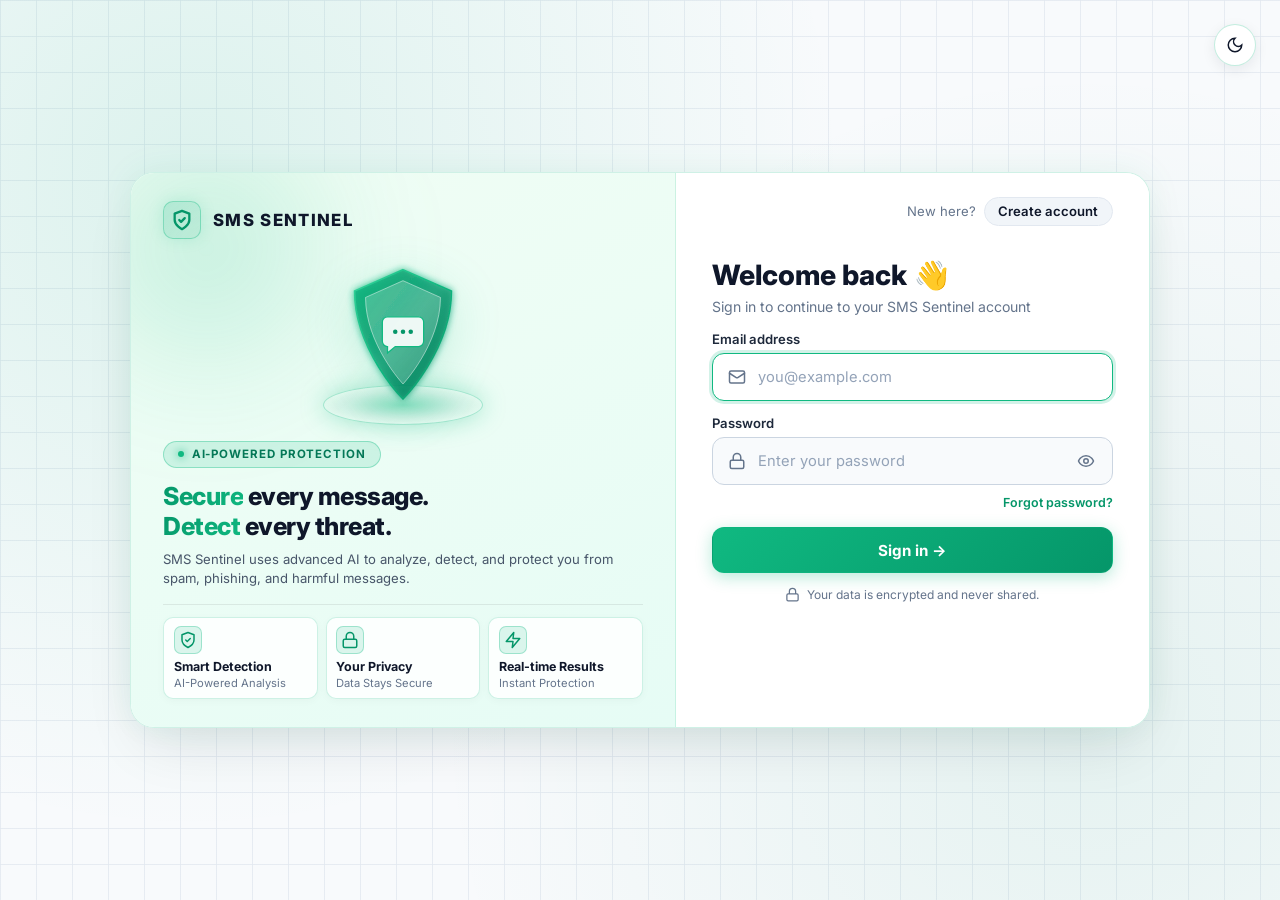
<file: templates/login.html>
<!DOCTYPE html>
<html lang="en" data-theme="light">
<head>
    <meta charset="UTF-8">
    <meta name="viewport" content="width=device-width, initial-scale=1.0">
    <title>Sign In — SMS SENTINEL</title>
    <meta name="description" content="Sign in to SMS Sentinel AI-powered spam and smishing threat detection platform.">
    <!-- Google Fonts: Inter -->
    <link rel="preconnect" href="https://fonts.googleapis.com">
    <link rel="preconnect" href="https://fonts.gstatic.com" crossorigin>
    <link href="https://fonts.googleapis.com/css2?family=Inter:wght@300;400;500;600;700;800&family=JetBrains+Mono:wght@400;500;600&display=swap" rel="stylesheet">
    <link rel="stylesheet" href="/static/css/style.css">
</head>
<body class="auth-body">
    <!-- Floating Theme Switcher Button -->
    <button class="auth-theme-toggle" id="authThemeToggle" aria-label="Toggle Theme" title="Toggle Light / Dark Mode">
        <svg id="themeIconSun" class="theme-icon hidden" width="18" height="18" viewBox="0 0 24 24" fill="none" stroke="currentColor" stroke-width="2">
            <circle cx="12" cy="12" r="4"/><path d="M12 2v2"/><path d="M12 20v2"/><path d="m4.93 4.93 1.41 1.41"/><path d="m17.66 17.66 1.41 1.41"/><path d="M2 12h2"/><path d="M20 12h2"/><path d="m6.34 17.66-1.41 1.41"/><path d="m19.07 4.93-1.41 1.41"/>
        </svg>
        <svg id="themeIconMoon" class="theme-icon" width="18" height="18" viewBox="0 0 24 24" fill="none" stroke="currentColor" stroke-width="2">
            <path d="M12 3a6 6 0 0 0 9 9 9 9 0 1 1-9-9Z"/>
        </svg>
    </button>

    <div class="auth-wrapper">
        <!-- Split Authentication Container -->
        <div class="auth-card">
            
            <!-- LEFT PANEL: Brand Presentation & Holographic Security Visual -->
            <div class="auth-brand-panel">
                <!-- Top Brand -->
                <div class="auth-brand-header">
                    <div class="brand-logo-icon">
                        <svg width="22" height="22" viewBox="0 0 24 24" fill="none" stroke="currentColor" stroke-width="2.5" stroke-linecap="round" stroke-linejoin="round">
                            <path d="M12 22s8-4 8-10V5l-8-3-8 3v7c0 6 8 10 8 10z"/>
                            <path d="m9 12 2 2 4-4"/>
                        </svg>
                    </div>
                    <span class="auth-brand-title">SMS SENTINEL</span>
                </div>

                <!-- Center 3D Holographic Cyber Shield Visual -->
                <div class="auth-visual-stage">
                    <div class="cyber-grid-glow"></div>
                    <div class="cyber-shield-container">
                        <div class="shield-aura-ring"></div>
                        <div class="hologram-shield">
                            <svg class="shield-svg" viewBox="0 0 200 240" fill="none" xmlns="http://www.w3.org/2000/svg">
                                <defs>
                                    <linearGradient id="shieldGradLight" x1="0%" y1="0%" x2="100%" y2="100%">
                                        <stop offset="0%" stop-color="#10b981" stop-opacity="0.95" />
                                        <stop offset="50%" stop-color="#059669" stop-opacity="0.6" />
                                        <stop offset="100%" stop-color="#047857" stop-opacity="0.85" />
                                    </linearGradient>
                                    <linearGradient id="borderGradLight" x1="0%" y1="0%" x2="100%" y2="100%">
                                        <stop offset="0%" stop-color="#34d399" />
                                        <stop offset="50%" stop-color="#10b981" />
                                        <stop offset="100%" stop-color="#059669" />
                                    </linearGradient>
                                    <filter id="neonGlowLight" x="-20%" y="-20%" width="140%" height="140%">
                                        <feGaussianBlur stdDeviation="6" result="blur" />
                                        <feComposite in="SourceGraphic" in2="blur" operator="over" />
                                    </filter>
                                </defs>
                                <!-- Outer Shield -->
                                <path d="M100 15 L175 48 C175 140 100 215 100 215 C100 215 25 140 25 48 Z" 
                                      fill="url(#shieldGradLight)" stroke="url(#borderGradLight)" stroke-width="2.5" filter="url(#neonGlowLight)" />
                                <!-- Inner Glass Accent -->
                                <path d="M100 32 L158 58 C158 130 100 192 100 192 C100 192 42 130 42 58 Z" 
                                      fill="rgba(255, 255, 255, 0.2)" stroke="rgba(255, 255, 255, 0.6)" stroke-width="1.2" />
                                <!-- Message Bubble with 3 Dots -->
                                <g transform="translate(68, 88)">
                                    <path d="M8 0 H56 C60.4 0 64 3.6 64 8 V38 C64 42.4 60.4 46 56 46 H20 L8 56 V46 H8 C3.6 46 0 42.4 0 38 V8 C0 3.6 3.6 0 8 0 Z" 
                                          fill="rgba(255, 255, 255, 0.9)" stroke="#10b981" stroke-width="2"/>
                                    <!-- 3 Signal Dots -->
                                    <circle cx="20" cy="23" r="3.5" fill="#059669"/>
                                    <circle cx="32" cy="23" r="3.5" fill="#059669"/>
                                    <circle cx="44" cy="23" r="3.5" fill="#059669"/>
                                </g>
                            </svg>
                        </div>
                        <div class="hologram-base-glow"></div>
                    </div>
                </div>

                <!-- Product Statement & Tag -->
                <div class="auth-brand-content">
                    <div class="brand-pill-badge">
                        <span class="pulse-dot"></span>
                        AI-POWERED PROTECTION
                    </div>
                    <h2 class="auth-headline">
                        <span class="highlight-text">Secure</span> every message.<br>
                        <span class="highlight-text">Detect</span> every threat.
                    </h2>
                    <p class="auth-subtext">
                        SMS Sentinel uses advanced AI to analyze, detect, and protect you from spam, phishing, and harmful messages.
                    </p>
                </div>

                <!-- 3 Capability Highlights -->
                <div class="auth-features-row">
                    <div class="auth-feat-item">
                        <div class="feat-icon-box">
                            <svg width="18" height="18" viewBox="0 0 24 24" fill="none" stroke="currentColor" stroke-width="2" stroke-linecap="round" stroke-linejoin="round">
                                <path d="M12 22s8-4 8-10V5l-8-3-8 3v7c0 6 8 10 8 10z"/>
                                <path d="m9 12 2 2 4-4"/>
                            </svg>
                        </div>
                        <div class="feat-info">
                            <span class="feat-title">Smart Detection</span>
                            <span class="feat-desc">AI-Powered Analysis</span>
                        </div>
                    </div>

                    <div class="auth-feat-item">
                        <div class="feat-icon-box">
                            <svg width="18" height="18" viewBox="0 0 24 24" fill="none" stroke="currentColor" stroke-width="2" stroke-linecap="round" stroke-linejoin="round">
                                <rect width="18" height="11" x="3" y="11" rx="2" ry="2"/>
                                <path d="M7 11V7a5 5 0 0 1 10 0v4"/>
                            </svg>
                        </div>
                        <div class="feat-info">
                            <span class="feat-title">Your Privacy</span>
                            <span class="feat-desc">Data Stays Secure</span>
                        </div>
                    </div>

                    <div class="auth-feat-item">
                        <div class="feat-icon-box">
                            <svg width="18" height="18" viewBox="0 0 24 24" fill="none" stroke="currentColor" stroke-width="2" stroke-linecap="round" stroke-linejoin="round">
                                <polygon points="13 2 3 14 12 14 11 22 21 10 12 10 13 2"/>
                            </svg>
                        </div>
                        <div class="feat-info">
                            <span class="feat-title">Real-time Results</span>
                            <span class="feat-desc">Instant Protection</span>
                        </div>
                    </div>
                </div>
            </div>

            <!-- RIGHT PANEL: Interactive Sign In Form -->
            <div class="auth-form-panel">
                <!-- Top Switcher -->
                <div class="auth-top-switch">
                    <span>New here?</span>
                    <a href="/register" class="auth-switch-link">Create account</a>
                </div>

                <div class="auth-form-content">
                    <div class="auth-header">
                        <h1 class="auth-title">Welcome back <span class="wave-hand">👋</span></h1>
                        <p class="auth-desc">Sign in to continue to your SMS Sentinel account</p>
                    </div>

                    <!-- Alert Container -->
                    <div id="authAlert" class="auth-alert hidden" role="alert">
                        <svg class="alert-icon" width="18" height="18" viewBox="0 0 24 24" fill="none" stroke="currentColor" stroke-width="2">
                            <circle cx="12" cy="12" r="10"/><line x1="12" y1="8" x2="12" y2="12"/><line x1="12" y1="16" x2="12.01" y2="16"/>
                        </svg>
                        <span id="authAlertText" class="alert-text"></span>
                    </div>

                    <!-- Sign In Form -->
                    <form id="loginForm" class="auth-form" novalidate>
                        <!-- Email Input -->
                        <div class="form-group">
                            <label for="email" class="form-label">Email address</label>
                            <div class="input-with-icon">
                                <svg class="input-icon" width="18" height="18" viewBox="0 0 24 24" fill="none" stroke="currentColor" stroke-width="2" stroke-linecap="round" stroke-linejoin="round">
                                    <rect width="20" height="16" x="2" y="4" rx="2"/>
                                    <path d="m22 7-8.97 5.7a1.94 1.94 0 0 1-2.06 0L2 7"/>
                                </svg>
                                <input type="email" id="email" name="email" class="auth-input" placeholder="you@example.com" required autocomplete="email" autofocus>
                            </div>
                        </div>

                        <!-- Password Input with Toggle -->
                        <div class="form-group">
                            <label for="password" class="form-label">Password</label>
                            <div class="input-with-icon">
                                <svg class="input-icon" width="18" height="18" viewBox="0 0 24 24" fill="none" stroke="currentColor" stroke-width="2" stroke-linecap="round" stroke-linejoin="round">
                                    <rect width="18" height="11" x="3" y="11" rx="2" ry="2"/>
                                    <path d="M7 11V7a5 5 0 0 1 10 0v4"/>
                                </svg>
                                <input type="password" id="password" name="password" class="auth-input" placeholder="Enter your password" required autocomplete="current-password">
                                <button type="button" id="togglePasswordBtn" class="password-toggle-btn" aria-label="Toggle password visibility">
                                    <svg id="eyeIcon" width="18" height="18" viewBox="0 0 24 24" fill="none" stroke="currentColor" stroke-width="2" stroke-linecap="round" stroke-linejoin="round">
                                        <path d="M2 12s3-7 10-7 10 7 10 7-3 7-10 7-10-7-10-7Z"/>
                                        <circle cx="12" cy="12" r="3"/>
                                    </svg>
                                </button>
                            </div>
                            <!-- Forgot Password Link -->
                            <div class="forgot-pass-row">
                                <a href="#" class="forgot-pass-link" id="forgotPassLink">Forgot password?</a>
                            </div>
                        </div>

                        <!-- Submit Button -->
                        <button type="submit" id="submitBtn" class="auth-submit-btn">
                            <span id="btnText">Sign in &rarr;</span>
                            <span id="btnSpinner" class="btn-spinner hidden"></span>
                        </button>
                    </form>



                    <!-- Footer Privacy Note -->
                    <div class="auth-footer-note">
                        <svg width="15" height="15" viewBox="0 0 24 24" fill="none" stroke="currentColor" stroke-width="2">
                            <rect width="18" height="11" x="3" y="11" rx="2" ry="2"/>
                            <path d="M7 11V7a5 5 0 0 1 10 0v4"/>
                        </svg>
                        <span>Your data is encrypted and never shared.</span>
                    </div>
                </div>
            </div>

        </div>
    </div>

    <script src="/static/js/auth.js?v=2.5"></script>
</body>
</html>
</file>
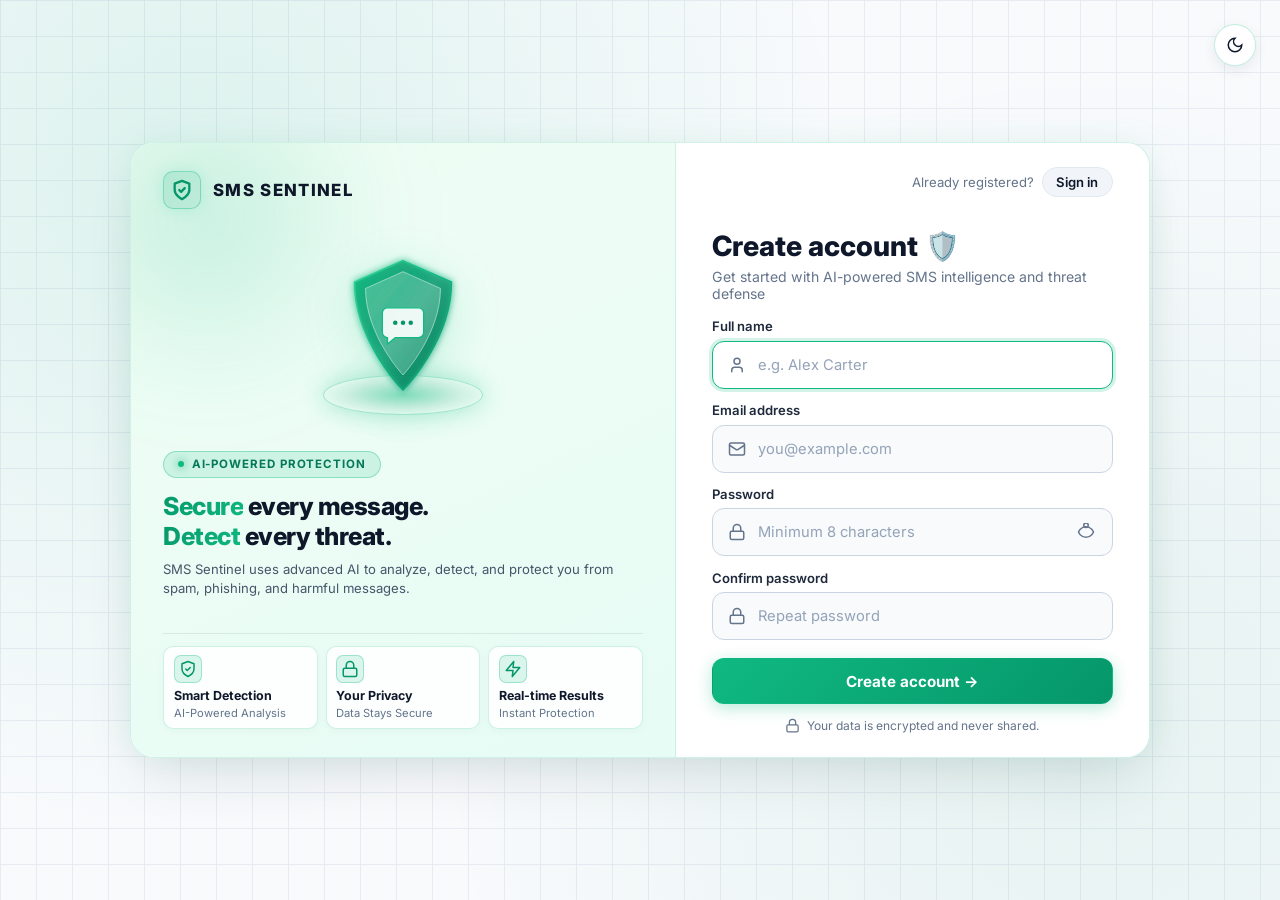
<file: templates/register.html>
<!DOCTYPE html>
<html lang="en" data-theme="light">
<head>
    <meta charset="UTF-8">
    <meta name="viewport" content="width=device-width, initial-scale=1.0">
    <title>Create Account — SMS SENTINEL</title>
    <meta name="description" content="Create a new SMS Sentinel account to unlock AI-powered SMS spam and threat intelligence.">
    <!-- Google Fonts: Inter -->
    <link rel="preconnect" href="https://fonts.googleapis.com">
    <link rel="preconnect" href="https://fonts.gstatic.com" crossorigin>
    <link href="https://fonts.googleapis.com/css2?family=Inter:wght@300;400;500;600;700;800&family=JetBrains+Mono:wght@400;500;600&display=swap" rel="stylesheet">
    <link rel="stylesheet" href="/static/css/style.css">
</head>
<body class="auth-body">
    <!-- Floating Theme Switcher Button -->
    <button class="auth-theme-toggle" id="authThemeToggle" aria-label="Toggle Theme" title="Toggle Light / Dark Mode">
        <svg id="themeIconSun" class="theme-icon hidden" width="18" height="18" viewBox="0 0 24 24" fill="none" stroke="currentColor" stroke-width="2">
            <circle cx="12" cy="12" r="4"/><path d="M12 2v2"/><path d="M12 20v2"/><path d="m4.93 4.93 1.41 1.41"/><path d="m17.66 17.66 1.41 1.41"/><path d="M2 12h2"/><path d="M20 12h2"/><path d="m6.34 17.66-1.41 1.41"/><path d="m19.07 4.93-1.41 1.41"/>
        </svg>
        <svg id="themeIconMoon" class="theme-icon" width="18" height="18" viewBox="0 0 24 24" fill="none" stroke="currentColor" stroke-width="2">
            <path d="M12 3a6 6 0 0 0 9 9 9 9 0 1 1-9-9Z"/>
        </svg>
    </button>

    <div class="auth-wrapper">
        <!-- Split Authentication Container -->
        <div class="auth-card">
            
            <!-- LEFT PANEL: Brand Presentation & Holographic Security Visual -->
            <div class="auth-brand-panel">
                <!-- Top Brand -->
                <div class="auth-brand-header">
                    <div class="brand-logo-icon">
                        <svg width="22" height="22" viewBox="0 0 24 24" fill="none" stroke="currentColor" stroke-width="2.5" stroke-linecap="round" stroke-linejoin="round">
                            <path d="M12 22s8-4 8-10V5l-8-3-8 3v7c0 6 8 10 8 10z"/>
                            <path d="m9 12 2 2 4-4"/>
                        </svg>
                    </div>
                    <span class="auth-brand-title">SMS SENTINEL</span>
                </div>

                <!-- Center 3D Holographic Cyber Shield Visual -->
                <div class="auth-visual-stage">
                    <div class="cyber-grid-glow"></div>
                    <div class="cyber-shield-container">
                        <div class="shield-aura-ring"></div>
                        <div class="hologram-shield">
                            <svg class="shield-svg" viewBox="0 0 200 240" fill="none" xmlns="http://www.w3.org/2000/svg">
                                <defs>
                                    <linearGradient id="shieldGradLightReg" x1="0%" y1="0%" x2="100%" y2="100%">
                                        <stop offset="0%" stop-color="#10b981" stop-opacity="0.95" />
                                        <stop offset="50%" stop-color="#059669" stop-opacity="0.6" />
                                        <stop offset="100%" stop-color="#047857" stop-opacity="0.85" />
                                    </linearGradient>
                                    <linearGradient id="borderGradLightReg" x1="0%" y1="0%" x2="100%" y2="100%">
                                        <stop offset="0%" stop-color="#34d399" />
                                        <stop offset="50%" stop-color="#10b981" />
                                        <stop offset="100%" stop-color="#059669" />
                                    </linearGradient>
                                    <filter id="neonGlowLightReg" x="-20%" y="-20%" width="140%" height="140%">
                                        <feGaussianBlur stdDeviation="6" result="blur" />
                                        <feComposite in="SourceGraphic" in2="blur" operator="over" />
                                    </filter>
                                </defs>
                                <!-- Outer Shield -->
                                <path d="M100 15 L175 48 C175 140 100 215 100 215 C100 215 25 140 25 48 Z" 
                                      fill="url(#shieldGradLightReg)" stroke="url(#borderGradLightReg)" stroke-width="2.5" filter="url(#neonGlowLightReg)" />
                                <!-- Inner Glass Accent -->
                                <path d="M100 32 L158 58 C158 130 100 192 100 192 C100 192 42 130 42 58 Z" 
                                      fill="rgba(255, 255, 255, 0.2)" stroke="rgba(255, 255, 255, 0.6)" stroke-width="1.2" />
                                <!-- Message Bubble with 3 Dots -->
                                <g transform="translate(68, 88)">
                                    <path d="M8 0 H56 C60.4 0 64 3.6 64 8 V38 C64 42.4 60.4 46 56 46 H20 L8 56 V46 H8 C3.6 46 0 42.4 0 38 V8 C0 3.6 3.6 0 8 0 Z" 
                                          fill="rgba(255, 255, 255, 0.9)" stroke="#10b981" stroke-width="2"/>
                                    <!-- 3 Signal Dots -->
                                    <circle cx="20" cy="23" r="3.5" fill="#059669"/>
                                    <circle cx="32" cy="23" r="3.5" fill="#059669"/>
                                    <circle cx="44" cy="23" r="3.5" fill="#059669"/>
                                </g>
                            </svg>
                        </div>
                        <div class="hologram-base-glow"></div>
                    </div>
                </div>

                <!-- Product Statement & Tag -->
                <div class="auth-brand-content">
                    <div class="brand-pill-badge">
                        <span class="pulse-dot"></span>
                        AI-POWERED PROTECTION
                    </div>
                    <h2 class="auth-headline">
                        <span class="highlight-text">Secure</span> every message.<br>
                        <span class="highlight-text">Detect</span> every threat.
                    </h2>
                    <p class="auth-subtext">
                        SMS Sentinel uses advanced AI to analyze, detect, and protect you from spam, phishing, and harmful messages.
                    </p>
                </div>

                <!-- 3 Capability Highlights -->
                <div class="auth-features-row">
                    <div class="auth-feat-item">
                        <div class="feat-icon-box">
                            <svg width="18" height="18" viewBox="0 0 24 24" fill="none" stroke="currentColor" stroke-width="2" stroke-linecap="round" stroke-linejoin="round">
                                <path d="M12 22s8-4 8-10V5l-8-3-8 3v7c0 6 8 10 8 10z"/>
                                <path d="m9 12 2 2 4-4"/>
                            </svg>
                        </div>
                        <div class="feat-info">
                            <span class="feat-title">Smart Detection</span>
                            <span class="feat-desc">AI-Powered Analysis</span>
                        </div>
                    </div>

                    <div class="auth-feat-item">
                        <div class="feat-icon-box">
                            <svg width="18" height="18" viewBox="0 0 24 24" fill="none" stroke="currentColor" stroke-width="2" stroke-linecap="round" stroke-linejoin="round">
                                <rect width="18" height="11" x="3" y="11" rx="2" ry="2"/>
                                <path d="M7 11V7a5 5 0 0 1 10 0v4"/>
                            </svg>
                        </div>
                        <div class="feat-info">
                            <span class="feat-title">Your Privacy</span>
                            <span class="feat-desc">Data Stays Secure</span>
                        </div>
                    </div>

                    <div class="auth-feat-item">
                        <div class="feat-icon-box">
                            <svg width="18" height="18" viewBox="0 0 24 24" fill="none" stroke="currentColor" stroke-width="2" stroke-linecap="round" stroke-linejoin="round">
                                <polygon points="13 2 3 14 12 14 11 22 21 10 12 10 13 2"/>
                            </svg>
                        </div>
                        <div class="feat-info">
                            <span class="feat-title">Real-time Results</span>
                            <span class="feat-desc">Instant Protection</span>
                        </div>
                    </div>
                </div>
            </div>

            <!-- RIGHT PANEL: Interactive Sign Up Form -->
            <div class="auth-form-panel">
                <!-- Top Switcher -->
                <div class="auth-top-switch">
                    <span>Already registered?</span>
                    <a href="/login" class="auth-switch-link">Sign in</a>
                </div>

                <div class="auth-form-content">
                    <div class="auth-header">
                        <h1 class="auth-title">Create account <span class="wave-hand">🛡️</span></h1>
                        <p class="auth-desc">Get started with AI-powered SMS intelligence and threat defense</p>
                    </div>

                    <!-- Alert Container -->
                    <div id="authAlert" class="auth-alert hidden" role="alert">
                        <svg class="alert-icon" width="18" height="18" viewBox="0 0 24 24" fill="none" stroke="currentColor" stroke-width="2">
                            <circle cx="12" cy="12" r="10"/><line x1="12" y1="8" x2="12" y2="12"/><line x1="12" y1="16" x2="12.01" y2="16"/>
                        </svg>
                        <span id="authAlertText" class="alert-text"></span>
                    </div>

                    <!-- Registration Form -->
                    <form id="registerForm" class="auth-form" novalidate>
                        <!-- Full Name Input -->
                        <div class="form-group">
                            <label for="name" class="form-label">Full name</label>
                            <div class="input-with-icon">
                                <svg class="input-icon" width="18" height="18" viewBox="0 0 24 24" fill="none" stroke="currentColor" stroke-width="2" stroke-linecap="round" stroke-linejoin="round">
                                    <path d="M19 21v-2a4 4 0 0 0-4-4H9a4 4 0 0 0-4 4v2"/>
                                    <circle cx="12" cy="7" r="4"/>
                                </svg>
                                <input type="text" id="name" name="name" class="auth-input" placeholder="e.g. Alex Carter" required autofocus>
                            </div>
                        </div>

                        <!-- Email Input -->
                        <div class="form-group">
                            <label for="email" class="form-label">Email address</label>
                            <div class="input-with-icon">
                                <svg class="input-icon" width="18" height="18" viewBox="0 0 24 24" fill="none" stroke="currentColor" stroke-width="2" stroke-linecap="round" stroke-linejoin="round">
                                    <rect width="20" height="16" x="2" y="4" rx="2"/>
                                    <path d="m22 7-8.97 5.7a1.94 1.94 0 0 1-2.06 0L2 7"/>
                                </svg>
                                <input type="email" id="email" name="email" class="auth-input" placeholder="you@example.com" required autocomplete="email">
                            </div>
                        </div>

                        <!-- Password Input with Toggle -->
                        <div class="form-group">
                            <label for="password" class="form-label">Password</label>
                            <div class="input-with-icon">
                                <svg class="input-icon" width="18" height="18" viewBox="0 0 24 24" fill="none" stroke="currentColor" stroke-width="2" stroke-linecap="round" stroke-linejoin="round">
                                    <rect width="18" height="11" x="3" y="11" rx="2" ry="2"/>
                                    <path d="M7 11V7a5 5 0 0 1 10 0v4"/>
                                </svg>
                                <input type="password" id="password" name="password" class="auth-input" placeholder="Minimum 8 characters" required autocomplete="new-password">
                                <button type="button" id="togglePasswordBtn" class="password-toggle-btn" aria-label="Toggle password visibility">
                                    <svg id="eyeIcon" width="18" height="18" viewBox="0 0 24 24" fill="none" stroke="currentColor" stroke-width="2" stroke-linecap="round" stroke-linejoin="round">
                                        <path d="M2 12s3-7 10-7 10 7 10 7-3 7-10 7-10-7-10-7Z"/>
                                        <circle cx="12" cy="3" r="3"/>
                                    </svg>
                                </button>
                            </div>
                        </div>

                        <!-- Confirm Password Input -->
                        <div class="form-group">
                            <label for="confirmPassword" class="form-label">Confirm password</label>
                            <div class="input-with-icon">
                                <svg class="input-icon" width="18" height="18" viewBox="0 0 24 24" fill="none" stroke="currentColor" stroke-width="2" stroke-linecap="round" stroke-linejoin="round">
                                    <rect width="18" height="11" x="3" y="11" rx="2" ry="2"/>
                                    <path d="M7 11V7a5 5 0 0 1 10 0v4"/>
                                </svg>
                                <input type="password" id="confirmPassword" name="confirm_password" class="auth-input" placeholder="Repeat password" required autocomplete="new-password">
                            </div>
                        </div>

                        <!-- Submit Button -->
                        <button type="submit" id="submitBtn" class="auth-submit-btn">
                            <span id="btnText">Create account &rarr;</span>
                            <span id="btnSpinner" class="btn-spinner hidden"></span>
                        </button>
                    </form>



                    <!-- Footer Privacy Note -->
                    <div class="auth-footer-note">
                        <svg width="15" height="15" viewBox="0 0 24 24" fill="none" stroke="currentColor" stroke-width="2">
                            <rect width="18" height="11" x="3" y="11" rx="2" ry="2"/>
                            <path d="M7 11V7a5 5 0 0 1 10 0v4"/>
                        </svg>
                        <span>Your data is encrypted and never shared.</span>
                    </div>
                </div>
            </div>

        </div>
    </div>

    <script src="/static/js/auth.js?v=2.5"></script>
</body>
</html>
</file>
<file: static/css/style.css>
/* ==========================================================================
   SMS SENTINEL — LUXURY CYBERSECURITY DESIGN SYSTEM
   Visual Direction: Dark Near-Black / Muted Forest Green / Pale Mint Highlights
   ========================================================================== */

:root {
  /* Core Brand & Canvas Colors */
  --bg-base: #010201;
  --bg-secondary: #060906;
  --bg-surface: #0b100c;
  --bg-surface-elevated: #101611;
  --bg-surface-hover: #151d16;
  --bg-surface-active: #19241a;

  /* Borders & Dividers */
  --border-subtle: #19221a;
  --border-medium: #223023;
  --border-focus: #354c30;
  --border-accent: rgba(62, 210, 131, 0.4);

  /* Greens & Mint */
  --green-muted: #354c30;
  --green-brand: #438a33;
  --green-deep: #162615;
  --mint-pale: #ddf9e7;
  --mint-soft: #b8f5d6;
  --mint-vibrant: #3ed283;

  /* Typography Colors */
  --text-heading: #f0fdf4;
  --text-primary: #dbe4dc;
  --text-secondary: #7f9280;
  --text-muted: #4f5f50;
  --text-inverse: #020d04;

  /* Restrained State Colors */
  --threat-danger: #ef4444;
  --threat-danger-soft: #f87171;
  --threat-danger-bg: rgba(239, 68, 68, 0.1);
  --threat-danger-border: rgba(239, 68, 68, 0.35);

  --threat-warning: #f59e0b;
  --threat-warning-soft: #fbbf24;
  --threat-warning-bg: rgba(245, 158, 11, 0.1);
  --threat-warning-border: rgba(245, 158, 11, 0.35);

  --threat-safe: #3ed283;
  --threat-safe-soft: #a7f3d0;
  --threat-safe-bg: rgba(62, 210, 131, 0.08);
  --threat-safe-border: rgba(62, 210, 131, 0.3);

  /* X-Ray Token Category Colors */
  --xray-money-bg: rgba(234, 179, 8, 0.15);
  --xray-money-border: rgba(234, 179, 8, 0.4);
  --xray-money-text: #fde047;

  --xray-urgency-bg: rgba(239, 68, 68, 0.15);
  --xray-urgency-border: rgba(239, 68, 68, 0.4);
  --xray-urgency-text: #fca5a5;

  --xray-url-bg: rgba(56, 189, 248, 0.15);
  --xray-url-border: rgba(56, 189, 248, 0.4);
  --xray-url-text: #7dd3fc;

  --xray-promo-bg: rgba(168, 85, 247, 0.15);
  --xray-promo-border: rgba(168, 85, 247, 0.4);
  --xray-promo-text: #d8b4fe;

  --xray-harvest-bg: rgba(249, 115, 22, 0.15);
  --xray-harvest-border: rgba(249, 115, 22, 0.4);
  --xray-harvest-text: #fdba74;

  --xray-action-bg: rgba(62, 210, 131, 0.15);
  --xray-action-border: rgba(62, 210, 131, 0.4);
  --xray-action-text: #b8f5d6;

  /* Radii & Shadows */
  --radius-xs: 4px;
  --radius-sm: 8px;
  --radius-md: 12px;
  --radius-lg: 16px;
  --radius-xl: 22px;
  --radius-full: 9999px;

  --shadow-card: 0 4px 20px -2px rgba(0, 0, 0, 0.7);
  --shadow-elevated: 0 10px 35px -5px rgba(0, 0, 0, 0.85);
  --shadow-mint-glow: 0 0 25px rgba(62, 210, 131, 0.2);
  --shadow-danger-glow: 0 0 25px rgba(239, 68, 68, 0.2);

  /* Animation Curves */
  --ease-smooth: cubic-bezier(0.4, 0, 0.2, 1);
  --transition-fast: 150ms var(--ease-smooth);
  --transition-med: 250ms var(--ease-smooth);
}

/* ==========================================================================
   LIGHT MODE DESIGN SYSTEM
   ========================================================================== */

[data-theme="light"] {
  /* Core Brand & Canvas Colors (Light Mode) */
  --bg-base: #f7faf8;
  --bg-secondary: #eef3ef;
  --bg-surface: #ffffff;
  --bg-surface-elevated: #f2f7f3;
  --bg-surface-hover: #e6efe8;
  --bg-surface-active: #dbe8dd;

  /* Borders & Dividers */
  --border-subtle: #dbe4dc;
  --border-medium: #c2d4c4;
  --border-focus: #2e6b20;
  --border-accent: rgba(46, 107, 32, 0.4);

  /* Greens & Mint */
  --green-muted: #d5e8d7;
  --green-brand: #2e7d1e;
  --green-deep: #e3f2e6;
  --mint-pale: #14461a;
  --mint-soft: #1e5a26;
  --mint-vibrant: #1b8738;

  /* Typography Colors */
  --text-heading: #0a170d;
  --text-primary: #1e2d21;
  --text-secondary: #4a5e4d;
  --text-muted: #728775;
  --text-inverse: #ffffff;

  /* Restrained State Colors (Light Mode) */
  --threat-danger: #dc2626;
  --threat-danger-soft: #b91c1c;
  --threat-danger-bg: rgba(220, 38, 38, 0.08);
  --threat-danger-border: rgba(220, 38, 38, 0.3);

  --threat-warning: #d97706;
  --threat-warning-soft: #b45309;
  --threat-warning-bg: rgba(217, 119, 6, 0.08);
  --threat-warning-border: rgba(217, 119, 6, 0.3);

  --threat-safe: #16a34a;
  --threat-safe-soft: #15803d;
  --threat-safe-bg: rgba(22, 163, 74, 0.08);
  --threat-safe-border: rgba(22, 163, 74, 0.3);

  /* X-Ray Token Category Colors (Light Mode) */
  --xray-money-bg: rgba(202, 138, 4, 0.12);
  --xray-money-border: rgba(202, 138, 4, 0.5);
  --xray-money-text: #854d0e;

  --xray-urgency-bg: rgba(220, 38, 38, 0.12);
  --xray-urgency-border: rgba(220, 38, 38, 0.5);
  --xray-urgency-text: #991b1b;

  --xray-url-bg: rgba(2, 132, 199, 0.12);
  --xray-url-border: rgba(2, 132, 199, 0.5);
  --xray-url-text: #075985;

  --xray-promo-bg: rgba(147, 51, 234, 0.12);
  --xray-promo-border: rgba(147, 51, 234, 0.5);
  --xray-promo-text: #6b21a8;

  --xray-harvest-bg: rgba(234, 88, 12, 0.12);
  --xray-harvest-border: rgba(234, 88, 12, 0.5);
  --xray-harvest-text: #9a3412;

  --xray-action-bg: rgba(22, 163, 74, 0.12);
  --xray-action-border: rgba(22, 163, 74, 0.5);
  --xray-action-text: #166534;

  /* Shadows */
  --shadow-card: 0 4px 20px -2px rgba(10, 25, 12, 0.06);
  --shadow-elevated: 0 10px 30px -4px rgba(10, 25, 12, 0.1);
  --shadow-mint-glow: 0 0 20px rgba(27, 135, 56, 0.15);
  --shadow-danger-glow: 0 0 20px rgba(220, 38, 38, 0.15);
}

/* ==========================================================================
   RESET & BASE STYLES
   ========================================================================== */

*, *::before, *::after {
  box-sizing: border-box;
  margin: 0;
  padding: 0;
}

html {
  font-size: 16px;
  scroll-behavior: smooth;
  background-color: var(--bg-base);
  color: var(--text-primary);
  font-family: 'Inter', system-ui, -apple-system, BlinkMacSystemFont, "Segoe UI", sans-serif;
  -webkit-font-smoothing: antialiased;
  -moz-osx-font-smoothing: grayscale;
  transition: background-color 0.25s ease, color 0.25s ease;
}

body {
  min-height: 100vh;
  position: relative;
  overflow-x: hidden;
  background-color: var(--bg-base);
}

/* Atmospheric Visual Background */
.ambient-glow {
  position: fixed;
  top: -150px;
  left: 50%;
  transform: translateX(-50%);
  width: 900px;
  height: 600px;
  background: radial-gradient(ellipse at center, rgba(38, 76, 40, 0.18) 0%, rgba(8, 16, 10, 0.05) 50%, transparent 75%);
  pointer-events: none;
  z-index: 0;
  filter: blur(50px);
}

[data-theme="light"] .ambient-glow {
  background: radial-gradient(ellipse at center, rgba(46, 107, 32, 0.12) 0%, rgba(200, 230, 205, 0.06) 50%, transparent 75%);
}

.ambient-grid {
  position: fixed;
  inset: 0;
  background-size: 40px 40px;
  background-image: 
    linear-gradient(to right, rgba(34, 48, 35, 0.08) 1px, transparent 1px),
    linear-gradient(to bottom, rgba(34, 48, 35, 0.08) 1px, transparent 1px);
  pointer-events: none;
  z-index: 0;
  mask-image: radial-gradient(circle at 50% 20%, black 20%, transparent 80%);
}

[data-theme="light"] .ambient-grid {
  background-image: 
    linear-gradient(to right, rgba(34, 48, 35, 0.04) 1px, transparent 1px),
    linear-gradient(to bottom, rgba(34, 48, 35, 0.04) 1px, transparent 1px);
}

[data-theme="light"] .top-nav {
  background-color: rgba(247, 250, 248, 0.85);
}

[data-theme="light"] .modal-overlay,
[data-theme="light"] .drawer-overlay {
  background: rgba(10, 20, 12, 0.4);
}

/* Typography Helpers */
.micro-label {
  font-size: 0.7rem;
  font-weight: 600;
  text-transform: uppercase;
  letter-spacing: 0.08em;
  color: var(--text-secondary);
}

.text-danger { color: var(--threat-danger-soft) !important; }
.text-safe { color: var(--mint-vibrant) !important; }
.text-warning { color: var(--threat-warning-soft) !important; }

/* ==========================================================================
   TOP NAVIGATION
   ========================================================================== */

.top-nav {
  position: sticky;
  top: 0;
  z-index: 100;
  backdrop-filter: blur(16px);
  -webkit-backdrop-filter: blur(16px);
  background-color: rgba(1, 2, 1, 0.8);
  border-bottom: 1px solid var(--border-subtle);
}

.nav-container {
  max-width: 1320px;
  margin: 0 auto;
  padding: 0.85rem 1.5rem;
  display: flex;
  align-items: center;
  justify-content: space-between;
}

/* Brand Link */
.brand-link {
  display: flex;
  align-items: center;
  gap: 0.8rem;
  text-decoration: none;
  color: var(--text-heading);
}

.brand-icon-wrapper {
  width: 36px;
  height: 36px;
  background: linear-gradient(135deg, var(--green-deep) 0%, var(--green-brand) 100%);
  border: 1px solid var(--border-medium);
  border-radius: var(--radius-sm);
  display: flex;
  align-items: center;
  justify-content: center;
  color: var(--mint-pale);
  box-shadow: 0 0 15px rgba(67, 138, 51, 0.3);
}

.brand-icon {
  width: 20px;
  height: 20px;
}

.brand-text-block {
  display: flex;
  flex-direction: column;
}

.brand-name {
  font-size: 0.95rem;
  font-weight: 700;
  letter-spacing: 0.06em;
  color: var(--text-heading);
}

.brand-tag {
  font-size: 0.62rem;
  font-weight: 600;
  letter-spacing: 0.1em;
  color: var(--mint-vibrant);
}

/* Navigation Tabs */
.nav-tabs {
  display: flex;
  align-items: center;
  gap: 0.4rem;
  background: var(--bg-surface);
  border: 1px solid var(--border-subtle);
  padding: 0.25rem 0.35rem;
  border-radius: var(--radius-full);
}

.nav-tab {
  background: transparent;
  border: none;
  color: var(--text-secondary);
  font-family: inherit;
  font-size: 0.8rem;
  font-weight: 600;
  letter-spacing: 0.05em;
  padding: 0.45rem 1.1rem;
  border-radius: var(--radius-full);
  cursor: pointer;
  display: flex;
  align-items: center;
  gap: 0.45rem;
  transition: all var(--transition-fast);
}

.nav-tab .tab-icon {
  width: 15px;
  height: 15px;
}

.nav-tab:hover {
  color: var(--text-heading);
  background: var(--bg-surface-elevated);
}

.nav-tab.active {
  background: var(--green-deep);
  color: var(--mint-pale);
  border: 1px solid var(--border-medium);
  box-shadow: 0 2px 8px rgba(0, 0, 0, 0.4);
}

.badge-counter {
  font-size: 0.65rem;
  font-weight: 700;
  background: var(--border-medium);
  color: var(--text-secondary);
  padding: 0.1rem 0.4rem;
  border-radius: var(--radius-full);
}

.nav-tab.active .badge-counter {
  background: var(--green-brand);
  color: #ffffff;
}

/* Theme Toggle & Model Status */
.nav-status-wrapper {
  display: flex;
  align-items: center;
  gap: 0.6rem;
}

.theme-toggle-btn {
  width: 34px;
  height: 34px;
  border-radius: var(--radius-full);
  background: var(--bg-surface);
  border: 1px solid var(--border-subtle);
  color: var(--text-secondary);
  display: flex;
  align-items: center;
  justify-content: center;
  cursor: pointer;
  transition: all var(--transition-fast);
}

.theme-toggle-btn:hover {
  background: var(--bg-surface-elevated);
  border-color: var(--border-medium);
  color: var(--text-heading);
  transform: scale(1.05);
}

.theme-toggle-btn i {
  width: 16px;
  height: 16px;
}

.model-status-btn {
  background: var(--bg-surface);
  border: 1px solid var(--border-subtle);
  padding: 0.4rem 0.85rem;
  border-radius: var(--radius-full);
  display: flex;
  align-items: center;
  gap: 0.55rem;
  cursor: pointer;
  font-family: inherit;
  transition: all var(--transition-fast);
}

.model-status-btn:hover {
  border-color: var(--border-focus);
  background: var(--bg-surface-elevated);
}

.status-pulse-dot {
  width: 8px;
  height: 8px;
  border-radius: 50%;
  background-color: var(--mint-vibrant);
  box-shadow: 0 0 10px var(--mint-vibrant);
  animation: pulse-glow 2s infinite ease-in-out;
}

@keyframes pulse-glow {
  0%, 100% { opacity: 1; transform: scale(1); }
  50% { opacity: 0.5; transform: scale(0.85); }
}

.status-label {
  font-size: 0.72rem;
  font-weight: 600;
  letter-spacing: 0.06em;
  color: var(--text-heading);
}

.status-info-icon {
  width: 14px;
  height: 14px;
  color: var(--text-muted);
}

/* ==========================================================================
   MAIN LAYOUT & VIEWS
   ========================================================================== */

.main-content {
  position: relative;
  z-index: 1;
  max-width: 1320px;
  margin: 0 auto;
  padding: 2.5rem 1.5rem 5rem 1.5rem;
}

.view-panel {
  display: none;
  animation: fadeInView 0.25s ease-out forwards;
}

.view-panel.active {
  display: block;
}

@keyframes fadeInView {
  from { opacity: 0; transform: translateY(6px); }
  to { opacity: 1; transform: translateY(0); }
}

/* ==========================================================================
   VIEW 1: SCAN HERO & MESSAGE INPUT
   ========================================================================== */

.scan-hero {
  text-align: center;
  max-width: 780px;
  margin: 0 auto 2.5rem auto;
}

.hero-eyebrow {
  display: inline-flex;
  align-items: center;
  gap: 0.45rem;
  padding: 0.3rem 0.85rem;
  background: rgba(38, 76, 40, 0.2);
  border: 1px solid var(--border-medium);
  border-radius: var(--radius-full);
  font-size: 0.7rem;
  font-weight: 600;
  letter-spacing: 0.08em;
  color: var(--mint-vibrant);
  margin-bottom: 1.1rem;
}

.eyebrow-icon {
  width: 13px;
  height: 13px;
}

.hero-headline {
  font-size: 2.75rem;
  font-weight: 700;
  line-height: 1.15;
  letter-spacing: -0.025em;
  color: var(--text-heading);
  margin-bottom: 1rem;
}

.hero-subtext {
  font-size: 1.05rem;
  line-height: 1.6;
  color: var(--text-secondary);
  font-weight: 400;
}

/* Oversized Message Input Card */
.message-input-card {
  max-width: 900px;
  margin: 0 auto;
  background: var(--bg-surface);
  border: 1px solid var(--border-medium);
  border-radius: var(--radius-lg);
  box-shadow: var(--shadow-elevated);
  transition: border-color var(--transition-med), box-shadow var(--transition-med);
  overflow: hidden;
}

.message-input-card:focus-within {
  border-color: var(--border-accent);
  box-shadow: var(--shadow-elevated), var(--shadow-mint-glow);
}

.input-card-header {
  padding: 1rem 1.4rem;
  background: var(--bg-surface-elevated);
  border-bottom: 1px solid var(--border-subtle);
  display: flex;
  align-items: center;
  justify-content: space-between;
}

.input-title-group {
  display: flex;
  align-items: center;
  gap: 0.8rem;
}

.input-hint {
  font-size: 0.78rem;
  color: var(--text-muted);
}

.input-actions-group {
  display: flex;
  align-items: center;
  gap: 1rem;
}

.char-counter {
  font-family: 'JetBrains Mono', monospace;
  font-size: 0.75rem;
  color: var(--text-muted);
}

.btn-text-action {
  background: transparent;
  border: none;
  color: var(--text-secondary);
  font-family: inherit;
  font-size: 0.75rem;
  font-weight: 500;
  cursor: pointer;
  display: flex;
  align-items: center;
  gap: 0.3rem;
  transition: color var(--transition-fast);
}

.btn-text-action i {
  width: 13px;
  height: 13px;
}

.btn-text-action:hover {
  color: var(--text-heading);
}

.input-card-body {
  padding: 1.2rem 1.4rem;
}

.sms-textarea {
  width: 100%;
  background: transparent;
  border: none;
  outline: none;
  font-family: 'Inter', sans-serif;
  font-size: 1.05rem;
  line-height: 1.6;
  color: var(--text-heading);
  resize: none;
  min-height: 110px;
}

.sms-textarea::placeholder {
  color: #3b473c;
  font-size: 0.95rem;
}

/* Footer & Demo Prompts */
.input-card-footer {
  padding: 1rem 1.4rem;
  background: var(--bg-surface-elevated);
  border-top: 1px solid var(--border-subtle);
  display: flex;
  flex-wrap: wrap;
  align-items: center;
  justify-content: space-between;
  gap: 1rem;
}

.demo-prompts-wrapper {
  display: flex;
  flex-direction: column;
  gap: 0.4rem;
}

.demo-prompt-label {
  font-size: 0.7rem;
  font-weight: 600;
  text-transform: uppercase;
  letter-spacing: 0.06em;
  color: var(--text-muted);
}

.demo-pills {
  display: flex;
  flex-wrap: wrap;
  gap: 0.4rem;
}

.demo-pill {
  background: var(--bg-surface);
  border: 1px solid var(--border-subtle);
  color: var(--text-secondary);
  font-family: inherit;
  font-size: 0.72rem;
  font-weight: 500;
  padding: 0.35rem 0.7rem;
  border-radius: var(--radius-full);
  cursor: pointer;
  display: flex;
  align-items: center;
  gap: 0.35rem;
  transition: all var(--transition-fast);
}

.demo-pill .pill-icon {
  width: 12px;
  height: 12px;
  color: var(--mint-vibrant);
}

.demo-pill:hover {
  background: var(--green-deep);
  color: var(--text-heading);
  border-color: var(--border-medium);
  transform: translateY(-1px);
}

/* Primary Analyze Button */
.btn-primary-analyze {
  background: linear-gradient(135deg, var(--mint-soft) 0%, var(--mint-vibrant) 100%);
  color: var(--text-inverse);
  border: none;
  font-family: inherit;
  font-size: 0.9rem;
  font-weight: 600;
  padding: 0.75rem 1.6rem;
  border-radius: var(--radius-md);
  cursor: pointer;
  display: flex;
  align-items: center;
  gap: 0.6rem;
  box-shadow: 0 4px 15px rgba(62, 210, 131, 0.25);
  transition: all var(--transition-fast);
}

.btn-primary-analyze .btn-arrow-icon {
  width: 17px;
  height: 17px;
  transition: transform var(--transition-fast);
}

.btn-primary-analyze:hover {
  filter: brightness(1.08);
  box-shadow: 0 6px 20px rgba(62, 210, 131, 0.35);
  transform: translateY(-1px);
}

.btn-primary-analyze:hover .btn-arrow-icon {
  transform: translateX(3px);
}

.btn-primary-analyze:disabled {
  opacity: 0.6;
  cursor: not-allowed;
  transform: none;
  box-shadow: none;
}

.btn-spinner {
  width: 16px;
  height: 16px;
  border: 2px solid rgba(2, 13, 4, 0.3);
  border-top-color: var(--text-inverse);
  border-radius: 50%;
  animation: spin 0.7s linear infinite;
}

@keyframes spin {
  to { transform: rotate(360deg); }
}

/* ==========================================================================
   AI ANALYSIS PROGRESS ANIMATION CARD
   ========================================================================== */

.analysis-progress-card {
  max-width: 900px;
  margin: 1.5rem auto 0 auto;
  background: var(--bg-surface);
  border: 1px solid var(--border-medium);
  border-radius: var(--radius-md);
  padding: 1.25rem 1.5rem;
  animation: fadeInView 0.2s ease-out;
}

.progress-header {
  display: flex;
  align-items: center;
  justify-content: space-between;
  margin-bottom: 1rem;
  padding-bottom: 0.6rem;
  border-bottom: 1px solid var(--border-subtle);
}

.progress-title-row {
  display: flex;
  align-items: center;
  gap: 0.5rem;
  color: var(--mint-vibrant);
}

.progress-icon {
  width: 18px;
  height: 18px;
  animation: spin 3s linear infinite;
}

.progress-heading {
  font-size: 0.8rem;
  font-weight: 700;
  letter-spacing: 0.08em;
  color: var(--text-heading);
}

.progress-status-badge {
  font-size: 0.72rem;
  font-weight: 600;
  color: var(--mint-soft);
  background: var(--green-deep);
  padding: 0.2rem 0.6rem;
  border-radius: var(--radius-full);
}

.progress-steps-list {
  display: flex;
  flex-direction: column;
  gap: 0.55rem;
}

.progress-step-item {
  display: flex;
  align-items: center;
  gap: 0.65rem;
  font-size: 0.82rem;
  color: var(--text-secondary);
  opacity: 0.4;
  transition: opacity 0.2s ease, color 0.2s ease;
}

.progress-step-item.active {
  opacity: 1;
  color: var(--mint-soft);
}

.progress-step-item.completed {
  opacity: 1;
  color: var(--text-heading);
}

.step-check {
  width: 18px;
  height: 18px;
  border-radius: 50%;
  background: var(--bg-surface-elevated);
  border: 1px solid var(--border-subtle);
  display: flex;
  align-items: center;
  justify-content: center;
}

.step-check i {
  width: 11px;
  height: 11px;
  color: var(--mint-vibrant);
  opacity: 0;
}

.progress-step-item.completed .step-check {
  background: var(--green-deep);
  border-color: var(--mint-vibrant);
}

.progress-step-item.completed .step-check i {
  opacity: 1;
}

/* ==========================================================================
   RESULT STAGE: SECURITY VERDICT & DASHBOARD
   ========================================================================== */

.result-stage-container {
  max-width: 1040px;
  margin: 2.5rem auto 0 auto;
  animation: fadeInView 0.3s ease-out;
}

.result-header-bar {
  display: flex;
  align-items: center;
  justify-content: space-between;
  margin-bottom: 1.2rem;
}

.result-header-left {
  display: flex;
  align-items: center;
  gap: 0.75rem;
}

.result-timestamp {
  font-size: 0.75rem;
  color: var(--text-muted);
}

.mode-toggle-group {
  display: flex;
  background: var(--bg-surface);
  border: 1px solid var(--border-subtle);
  padding: 0.2rem;
  border-radius: var(--radius-full);
}

.mode-toggle-btn {
  background: transparent;
  border: none;
  color: var(--text-secondary);
  font-family: inherit;
  font-size: 0.72rem;
  font-weight: 600;
  letter-spacing: 0.05em;
  padding: 0.35rem 0.85rem;
  border-radius: var(--radius-full);
  cursor: pointer;
  display: flex;
  align-items: center;
  gap: 0.4rem;
  transition: all var(--transition-fast);
}

.mode-toggle-btn i {
  width: 13px;
  height: 13px;
}

.mode-toggle-btn.active {
  background: var(--green-deep);
  color: var(--mint-pale);
  border: 1px solid var(--border-medium);
}

/* Verdict Hero Banner */
.verdict-banner {
  background: var(--bg-surface);
  border: 1px solid var(--border-medium);
  border-radius: var(--radius-lg);
  padding: 1.8rem 2.2rem;
  display: flex;
  align-items: center;
  justify-content: space-between;
  gap: 2rem;
  box-shadow: var(--shadow-card);
  margin-bottom: 1.5rem;
  position: relative;
  overflow: hidden;
  transition: border-color 0.3s ease;
}

.verdict-banner.state-spam {
  border-color: var(--threat-danger-border);
  background: linear-gradient(135deg, var(--bg-surface) 0%, rgba(239, 68, 68, 0.04) 100%);
  box-shadow: var(--shadow-card), var(--shadow-danger-glow);
}

.verdict-banner.state-safe {
  border-color: var(--threat-safe-border);
  background: linear-gradient(135deg, var(--bg-surface) 0%, rgba(62, 210, 131, 0.04) 100%);
  box-shadow: var(--shadow-card), var(--shadow-mint-glow);
}

.verdict-main-col {
  flex: 1;
}

.verdict-badge-row {
  display: flex;
  align-items: center;
  gap: 0.6rem;
  margin-bottom: 0.75rem;
}

.threat-level-badge {
  font-size: 0.7rem;
  font-weight: 700;
  letter-spacing: 0.08em;
  padding: 0.25rem 0.7rem;
  border-radius: var(--radius-full);
  background: var(--threat-danger-bg);
  color: var(--threat-danger-soft);
  border: 1px solid var(--threat-danger-border);
}

.threat-level-badge.badge-safe {
  background: var(--threat-safe-bg);
  color: var(--mint-vibrant);
  border-color: var(--threat-safe-border);
}

.verdict-classification-badge {
  font-size: 0.7rem;
  font-weight: 600;
  letter-spacing: 0.06em;
  padding: 0.25rem 0.65rem;
  border-radius: var(--radius-full);
  background: var(--bg-surface-elevated);
  color: var(--text-secondary);
  border: 1px solid var(--border-subtle);
}

.verdict-title {
  font-size: 1.85rem;
  font-weight: 700;
  letter-spacing: -0.015em;
  color: var(--text-heading);
  margin-bottom: 0.5rem;
}

.verdict-summary {
  font-size: 0.95rem;
  line-height: 1.5;
  color: var(--text-secondary);
  max-width: 600px;
}

/* Large Threat Score Box */
.threat-score-box {
  min-width: 220px;
  background: var(--bg-surface-elevated);
  border: 1px solid var(--border-subtle);
  border-radius: var(--radius-md);
  padding: 1.25rem 1.4rem;
  text-align: center;
}

.score-label-row {
  display: flex;
  align-items: center;
  justify-content: space-between;
  margin-bottom: 0.3rem;
}

.score-scale {
  font-size: 0.7rem;
  font-family: 'JetBrains Mono', monospace;
  color: var(--text-muted);
}

.score-number-display {
  margin: 0.2rem 0;
}

.score-value {
  font-size: 3.25rem;
  font-weight: 800;
  line-height: 1;
  letter-spacing: -0.04em;
  color: var(--threat-danger-soft);
  font-family: 'JetBrains Mono', 'Inter', monospace;
}

.score-value.val-safe {
  color: var(--mint-vibrant);
}

.score-bar-track {
  width: 100%;
  height: 6px;
  background: var(--border-subtle);
  border-radius: var(--radius-full);
  margin: 0.6rem 0 0.75rem 0;
  overflow: hidden;
}

.score-bar-fill {
  height: 100%;
  background: linear-gradient(90deg, var(--threat-warning) 0%, var(--threat-danger) 100%);
  border-radius: var(--radius-full);
  transition: width 0.6s var(--ease-smooth);
}

.score-bar-fill.fill-safe {
  background: linear-gradient(90deg, var(--green-brand) 0%, var(--mint-vibrant) 100%);
}

.confidence-indicator {
  display: flex;
  align-items: center;
  justify-content: space-between;
  font-size: 0.75rem;
  color: var(--text-secondary);
}

.conf-value {
  font-family: 'JetBrains Mono', monospace;
  font-weight: 600;
  color: var(--text-heading);
}

/* ==========================================================================
   FEATURE CARDS (GENERIC)
   ========================================================================== */

.feature-card {
  background: var(--bg-surface);
  border: 1px solid var(--border-subtle);
  border-radius: var(--radius-lg);
  padding: 1.5rem;
  box-shadow: var(--shadow-card);
  margin-bottom: 1.5rem;
  transition: border-color var(--transition-fast);
}

.feature-card:hover {
  border-color: var(--border-medium);
}

.card-header-bar {
  display: flex;
  align-items: center;
  justify-content: space-between;
  margin-bottom: 1.2rem;
}

.card-title-group {
  display: flex;
  align-items: center;
  gap: 0.8rem;
}

.card-icon-pill {
  width: 32px;
  height: 32px;
  border-radius: var(--radius-sm);
  background: var(--bg-surface-elevated);
  border: 1px solid var(--border-subtle);
  display: flex;
  align-items: center;
  justify-content: center;
  color: var(--mint-vibrant);
}

.card-icon-pill i {
  width: 17px;
  height: 17px;
}

.card-title {
  font-size: 0.95rem;
  font-weight: 700;
  letter-spacing: 0.04em;
  color: var(--text-heading);
}

.card-subtitle {
  font-size: 0.78rem;
  color: var(--text-secondary);
}

/* ==========================================================================
   SIGNATURE FEATURE: MESSAGE X-RAY
   ========================================================================== */

.xray-card {
  border-color: var(--border-medium);
}

.xray-legend {
  display: flex;
  flex-wrap: wrap;
  gap: 0.4rem;
}

.legend-chip {
  font-size: 0.68rem;
  font-weight: 600;
  padding: 0.2rem 0.55rem;
  border-radius: var(--radius-full);
  display: inline-flex;
  align-items: center;
  gap: 0.35rem;
  border: 1px solid transparent;
}

.chip-dot {
  width: 6px;
  height: 6px;
  border-radius: 50%;
}

.legend-prize, .legend-monetary { background: var(--xray-money-bg); border-color: var(--xray-money-border); color: var(--xray-money-text); }
.legend-prize .chip-dot, .legend-monetary .chip-dot { background: var(--xray-money-text); }

.legend-urgency { background: var(--xray-urgency-bg); border-color: var(--xray-urgency-border); color: var(--xray-urgency-text); }
.legend-urgency .chip-dot { background: var(--xray-urgency-text); }

.legend-url, .legend-url_link { background: var(--xray-url-bg); border-color: var(--xray-url-border); color: var(--xray-url-text); }
.legend-url .chip-dot, .legend-url_link .chip-dot { background: var(--xray-url-text); }

.legend-promo, .legend-promotional { background: var(--xray-promo-bg); border-color: var(--xray-promo-border); color: var(--xray-promo-text); }
.legend-promo .chip-dot, .legend-promotional .chip-dot { background: var(--xray-promo-text); }

.legend-money { background: rgba(34, 197, 94, 0.15); border-color: rgba(34, 197, 94, 0.4); color: #4ade80; }
.legend-money .chip-dot { background: #4ade80; }

.legend-harvesting { background: var(--xray-harvest-bg); border-color: var(--xray-harvest-border); color: var(--xray-harvest-text); }
.legend-harvesting .chip-dot { background: var(--xray-harvest-text); }

.legend-cta, .legend-call_to_action { background: var(--xray-action-bg); border-color: var(--xray-action-border); color: var(--xray-action-text); }
.legend-cta .chip-dot, .legend-call_to_action .chip-dot { background: var(--xray-action-text); }

.legend-phone { background: rgba(234, 179, 8, 0.15); border-color: rgba(234, 179, 8, 0.4); color: #facc15; }
.legend-phone .chip-dot { background: #facc15; }

.xray-content-box {
  background: var(--bg-surface-elevated);
  border: 1px solid var(--border-subtle);
  border-radius: var(--radius-md);
  padding: 1.4rem 1.6rem;
  margin-bottom: 0.8rem;
}

.xray-token-stream {
  font-size: 1.08rem;
  line-height: 1.8;
  color: var(--text-primary);
  word-break: break-word;
}

/* X-Ray Token Highlight Styles */
.xray-token {
  display: inline;
  transition: all var(--transition-fast);
}

.xray-token.highlighted {
  padding: 0.15rem 0.35rem;
  margin: 0 0.1rem;
  border-radius: var(--radius-xs);
  cursor: pointer;
  font-weight: 500;
  border-bottom: 2px solid;
}

.xray-token.token-prize,
.xray-token.token-monetary {
  background: var(--xray-money-bg);
  border-color: var(--xray-money-text);
  color: var(--xray-money-text);
}

.xray-token.token-money {
  background: rgba(34, 197, 94, 0.15);
  border-color: #4ade80;
  color: #4ade80;
}

.xray-token.token-urgency {
  background: var(--xray-urgency-bg);
  border-color: var(--xray-urgency-text);
  color: var(--xray-urgency-text);
}

.xray-token.token-url,
.xray-token.token-url_link {
  background: var(--xray-url-bg);
  border-color: var(--xray-url-text);
  color: var(--xray-url-text);
}

.xray-token.token-promo,
.xray-token.token-promotional {
  background: var(--xray-promo-bg);
  border-color: var(--xray-promo-text);
  color: var(--xray-promo-text);
}

.xray-token.token-harvesting {
  background: var(--xray-harvest-bg);
  border-color: var(--xray-harvest-text);
  color: var(--xray-harvest-text);
}

.xray-token.token-cta,
.xray-token.token-call_to_action {
  background: var(--xray-action-bg);
  border-color: var(--xray-action-text);
  color: var(--xray-action-text);
}

.xray-token.token-phone,
.xray-token.token-phone_contact {
  background: rgba(234, 179, 8, 0.15);
  border-color: #facc15;
  color: #facc15;
}

.xray-token.highlighted:hover,
.xray-token.highlighted.selected {
  filter: brightness(1.25);
  box-shadow: 0 0 10px rgba(255, 255, 255, 0.15);
}

/* Inspector Pill */
.xray-inspector-panel {
  background: var(--bg-surface-elevated);
  border: 1px solid var(--border-subtle);
  border-radius: var(--radius-sm);
  padding: 0.75rem 1.2rem;
  min-height: 48px;
  display: flex;
  align-items: center;
}

.inspector-empty {
  font-size: 0.78rem;
  color: var(--text-muted);
  display: flex;
  align-items: center;
  gap: 0.5rem;
}

.inspector-empty i {
  width: 14px;
  height: 14px;
}

.inspector-active {
  display: flex;
  flex-wrap: wrap;
  align-items: center;
  gap: 0.8rem;
  width: 100%;
}

.inspector-tag {
  font-size: 0.68rem;
  font-weight: 700;
  letter-spacing: 0.06em;
  padding: 0.2rem 0.55rem;
  border-radius: var(--radius-full);
  background: var(--green-deep);
  color: var(--mint-pale);
  border: 1px solid var(--border-medium);
}

.inspector-term {
  font-family: 'JetBrains Mono', monospace;
  font-size: 0.85rem;
  font-weight: 600;
  color: var(--text-heading);
}

.inspector-desc {
  font-size: 0.8rem;
  color: var(--text-secondary);
  flex: 1;
}

.inspector-sev {
  font-size: 0.72rem;
  font-weight: 600;
  color: var(--threat-danger-soft);
}

/* ==========================================================================
   2-COLUMN GRID: THREAT FINGERPRINT & MESSAGE INTELLIGENCE
   ========================================================================== */

.analysis-grid-2col {
  display: grid;
  grid-template-columns: 1fr 1fr;
  gap: 1.5rem;
  margin-bottom: 1.5rem;
}

/* Threat Fingerprint Bars */
.fingerprint-bars {
  display: flex;
  flex-direction: column;
  gap: 0.85rem;
}

.fingerprint-row {
  display: flex;
  flex-direction: column;
  gap: 0.3rem;
}

.fingerprint-meta {
  display: flex;
  align-items: center;
  justify-content: space-between;
  font-size: 0.78rem;
}

.signal-name {
  color: var(--text-primary);
  font-weight: 500;
}

.signal-val {
  font-family: 'JetBrains Mono', monospace;
  font-size: 0.72rem;
  color: var(--text-secondary);
}

.signal-meter-track {
  width: 100%;
  height: 6px;
  background: var(--bg-surface-elevated);
  border: 1px solid var(--border-subtle);
  border-radius: var(--radius-full);
  overflow: hidden;
}

.signal-meter-fill {
  height: 100%;
  background: var(--green-brand);
  border-radius: var(--radius-full);
  transition: width 0.5s var(--ease-smooth);
}

.signal-meter-fill.fill-high {
  background: var(--threat-danger-soft);
}

.signal-meter-fill.fill-med {
  background: var(--threat-warning-soft);
}

/* Message Intelligence Metrics */
.metrics-grid {
  display: grid;
  grid-template-columns: repeat(3, 1fr);
  gap: 0.8rem;
}

.metric-tile {
  background: var(--bg-surface-elevated);
  border: 1px solid var(--border-subtle);
  border-radius: var(--radius-md);
  padding: 0.9rem 1rem;
  display: flex;
  flex-direction: column;
  gap: 0.2rem;
  transition: border-color var(--transition-fast);
}

.metric-tile:hover {
  border-color: var(--border-medium);
}

.metric-num {
  font-family: 'JetBrains Mono', monospace;
  font-size: 1.4rem;
  font-weight: 700;
  color: var(--text-heading);
  line-height: 1.1;
}

.metric-name {
  font-size: 0.72rem;
  color: var(--text-secondary);
}

/* ==========================================================================
   RECOMMENDED SECURITY ACTION CARD
   ========================================================================== */

.action-card {
  border-color: var(--border-medium);
}

.action-icon-pill {
  background: rgba(239, 68, 68, 0.1);
  color: var(--threat-danger-soft);
}

.action-bullet-list {
  list-style: none;
  display: flex;
  flex-direction: column;
  gap: 0.55rem;
}

.action-bullet-list li {
  font-size: 0.88rem;
  line-height: 1.5;
  color: var(--text-primary);
  display: flex;
  align-items: flex-start;
  gap: 0.65rem;
}

.action-bullet-list li::before {
  content: "—";
  color: var(--threat-danger-soft);
  font-weight: 700;
}

.action-card.card-safe .action-icon-pill {
  background: var(--threat-safe-bg);
  color: var(--mint-vibrant);
}

.action-card.card-safe .action-bullet-list li::before {
  color: var(--mint-vibrant);
}

/* Bottom Action Buttons */
.result-bottom-actions {
  display: flex;
  align-items: center;
  justify-content: flex-end;
  gap: 0.8rem;
  margin-top: 1.5rem;
}

.btn-secondary {
  background: var(--bg-surface);
  border: 1px solid var(--border-medium);
  color: var(--text-primary);
  font-family: inherit;
  font-size: 0.82rem;
  font-weight: 600;
  padding: 0.6rem 1.1rem;
  border-radius: var(--radius-md);
  cursor: pointer;
  display: inline-flex;
  align-items: center;
  gap: 0.5rem;
  transition: all var(--transition-fast);
}

.btn-secondary i {
  width: 15px;
  height: 15px;
  color: var(--mint-vibrant);
}

.btn-secondary:hover {
  background: var(--bg-surface-elevated);
  border-color: var(--border-focus);
  color: var(--text-heading);
  transform: translateY(-1px);
}

.btn-danger-subtle {
  color: var(--threat-danger-soft);
}

.btn-danger-subtle i {
  color: var(--threat-danger-soft);
}

.btn-danger-subtle:hover {
  border-color: var(--threat-danger-border);
  background: var(--threat-danger-bg);
}

/* ==========================================================================
   INVESTIGATION MODE (PIPELINE DIAGNOSTIC TRACE)
   ========================================================================== */

.pipeline-card {
  border-color: var(--border-medium);
}

.pipeline-badge {
  font-size: 0.68rem;
  font-weight: 700;
  letter-spacing: 0.08em;
  background: var(--green-deep);
  color: var(--mint-soft);
  border: 1px solid var(--border-medium);
  padding: 0.25rem 0.65rem;
  border-radius: var(--radius-full);
}

.pipeline-flow-container {
  display: flex;
  flex-direction: column;
  gap: 1.4rem;
  position: relative;
  margin-top: 0.5rem;
}

.pipeline-flow-container::before {
  content: "";
  position: absolute;
  top: 20px;
  bottom: 20px;
  left: 17px;
  width: 2px;
  background: var(--border-medium);
  z-index: 0;
}

.pipeline-node {
  display: flex;
  align-items: flex-start;
  gap: 1.2rem;
  position: relative;
  z-index: 1;
}

.node-marker {
  width: 36px;
  height: 36px;
  border-radius: 50%;
  background: var(--bg-surface-elevated);
  border: 2px solid var(--border-medium);
  color: var(--mint-vibrant);
  font-family: 'JetBrains Mono', monospace;
  font-size: 0.85rem;
  font-weight: 700;
  display: flex;
  align-items: center;
  justify-content: center;
  flex-shrink: 0;
}

.pipeline-node:hover .node-marker {
  border-color: var(--mint-vibrant);
  background: var(--green-deep);
}

.node-content {
  flex: 1;
  background: var(--bg-surface-elevated);
  border: 1px solid var(--border-subtle);
  border-radius: var(--radius-md);
  padding: 1.1rem 1.3rem;
}

.node-header {
  display: flex;
  align-items: center;
  gap: 0.65rem;
  margin-bottom: 0.6rem;
}

.node-step-tag {
  font-size: 0.65rem;
  font-weight: 700;
  color: var(--mint-vibrant);
  letter-spacing: 0.08em;
}

.node-title {
  font-size: 0.88rem;
  font-weight: 700;
  color: var(--text-heading);
}

.node-data-box {
  font-size: 0.82rem;
  line-height: 1.6;
  color: var(--text-secondary);
}

.table-terms {
  width: 100%;
  border-collapse: collapse;
  margin-top: 0.5rem;
  font-size: 0.78rem;
}

.table-terms th {
  text-align: left;
  padding: 0.4rem 0.6rem;
  border-bottom: 1px solid var(--border-subtle);
  color: var(--text-muted);
  font-weight: 600;
  font-size: 0.7rem;
  text-transform: uppercase;
}

.table-terms td {
  padding: 0.4rem 0.6rem;
  border-bottom: 1px solid rgba(255, 255, 255, 0.03);
  font-family: 'JetBrains Mono', monospace;
}

.table-terms td.term-cell {
  color: var(--text-heading);
  font-weight: 600;
}

.table-terms td.mono-cell {
  font-family: 'JetBrains Mono', monospace;
}

/* Pipeline Step Data Styles */
.pipe-metrics-row {
  display: flex;
  gap: 1rem;
  margin-bottom: 0.75rem;
  flex-wrap: wrap;
}

.pipe-metric {
  background: var(--bg-surface);
  border: 1px solid var(--border-subtle);
  border-radius: var(--radius-sm);
  padding: 0.4rem 0.75rem;
  display: flex;
  flex-direction: column;
  align-items: flex-start;
  min-width: 100px;
}

.pipe-metric-val {
  font-family: 'JetBrains Mono', monospace;
  font-size: 0.95rem;
  font-weight: 700;
  color: var(--mint-vibrant);
}

.pipe-metric-label {
  font-size: 0.65rem;
  color: var(--text-muted);
  text-transform: uppercase;
  letter-spacing: 0.05em;
  margin-top: 2px;
}

.pipe-code-block {
  font-family: 'JetBrains Mono', monospace;
  font-size: 0.8rem;
  color: var(--mint-soft);
  background: var(--bg-surface);
  border: 1px solid var(--border-subtle);
  padding: 0.65rem 0.85rem;
  border-radius: var(--radius-sm);
  word-break: break-word;
  line-height: 1.5;
}

.pipe-section-label {
  font-size: 0.72rem;
  font-weight: 700;
  color: var(--text-muted);
  text-transform: uppercase;
  letter-spacing: 0.06em;
  margin-bottom: 0.4rem;
}

.pipe-chips-row {
  display: flex;
  flex-wrap: wrap;
  gap: 0.4rem;
  margin-bottom: 0.5rem;
}

.pipe-transform-chip {
  font-size: 0.72rem;
  background: var(--bg-surface);
  color: var(--text-secondary);
  border: 1px solid var(--border-subtle);
  padding: 0.2rem 0.55rem;
  border-radius: var(--radius-sm);
}

.pipe-signal-badge {
  font-size: 0.72rem;
  background: rgba(239, 68, 68, 0.12);
  color: var(--threat-danger-soft);
  border: 1px solid rgba(239, 68, 68, 0.25);
  padding: 0.2rem 0.55rem;
  border-radius: var(--radius-sm);
  font-weight: 600;
}

.pipe-muted {
  font-size: 0.75rem;
  color: var(--text-muted);
  font-style: italic;
}

.pipe-prob-bars {
  display: flex;
  flex-direction: column;
  gap: 0.45rem;
  margin-top: 0.4rem;
  margin-bottom: 0.5rem;
}

.pipe-prob-row {
  display: flex;
  align-items: center;
  gap: 0.75rem;
}

.pipe-prob-label {
  font-size: 0.72rem;
  color: var(--text-secondary);
  min-width: 140px;
  font-weight: 600;
}

.pipe-prob-track {
  flex: 1;
  height: 8px;
  background: var(--bg-surface);
  border-radius: 4px;
  overflow: hidden;
  border: 1px solid var(--border-subtle);
}

.pipe-prob-fill {
  height: 100%;
  border-radius: 4px;
  transition: width 0.4s ease;
}

.pipe-prob-danger {
  background: linear-gradient(90deg, #ef4444, #f87171);
}

.pipe-prob-safe {
  background: linear-gradient(90deg, #10b981, #34d399);
}

.pipe-prob-warn {
  background: linear-gradient(90deg, #f59e0b, #fbbf24);
}

.pipe-prob-value {
  font-size: 0.75rem;
  color: var(--text-heading);
  min-width: 55px;
  text-align: right;
  font-weight: 600;
}

.pipe-prob-mono {
  font-family: 'JetBrains Mono', monospace;
}

.pipe-decision-box {
  margin-top: 0.75rem;
  padding: 0.5rem 0.85rem;
  border-radius: var(--radius-sm);
  font-size: 0.82rem;
  display: flex;
  align-items: center;
  gap: 0.5rem;
}

.decision-spam {
  background: rgba(239, 68, 68, 0.1);
  border: 1px solid rgba(239, 68, 68, 0.3);
  color: var(--threat-danger-soft);
}

.decision-safe {
  background: rgba(16, 185, 129, 0.1);
  border: 1px solid rgba(16, 185, 129, 0.3);
  color: var(--mint-vibrant);
}

.pipe-verdict-banner {
  border-radius: var(--radius-md);
  padding: 0.85rem 1.1rem;
  display: flex;
  justify-content: space-between;
  align-items: center;
  flex-wrap: wrap;
  gap: 0.75rem;
  margin-bottom: 0.65rem;
}

.verdict-banner-spam {
  background: rgba(239, 68, 68, 0.12);
  border: 1px solid rgba(239, 68, 68, 0.35);
  color: var(--threat-danger-soft);
}

.verdict-banner-safe {
  background: rgba(16, 185, 129, 0.12);
  border: 1px solid rgba(16, 185, 129, 0.35);
  color: var(--mint-vibrant);
}

.pipe-verdict-main {
  display: flex;
  align-items: center;
  gap: 0.6rem;
}

.pipe-verdict-label {
  font-size: 0.72rem;
  font-weight: 800;
  letter-spacing: 0.08em;
}

.pipe-verdict-text {
  font-family: 'JetBrains Mono', monospace;
  font-size: 1.1rem;
  font-weight: 800;
}

.pipe-verdict-meta {
  display: flex;
  gap: 1rem;
  font-size: 0.78rem;
  color: var(--text-secondary);
}

.pipe-agreement-row {
  display: flex;
  align-items: center;
  gap: 0.5rem;
  font-size: 0.78rem;
  color: var(--text-secondary);
  background: var(--bg-surface);
  border: 1px solid var(--border-subtle);
  padding: 0.45rem 0.75rem;
  border-radius: var(--radius-sm);
}

.pipe-agreement-dot {
  width: 8px;
  height: 8px;
  border-radius: 50%;
  display: inline-block;
}

.agree-yes {
  background: var(--mint-vibrant);
  box-shadow: 0 0 6px var(--mint-vibrant);
}

.agree-no {
  background: #f59e0b;
  box-shadow: 0 0 6px #f59e0b;
}

/* ==========================================================================
   VIEW 2: ARCHIVE
   ========================================================================== */

.view-header {
  display: flex;
  align-items: flex-end;
  justify-content: space-between;
  margin-bottom: 2rem;
  gap: 1.5rem;
}

.view-headline {
  font-size: 2.1rem;
  font-weight: 700;
  color: var(--text-heading);
  letter-spacing: -0.02em;
  margin-bottom: 0.35rem;
}

.view-subtext {
  font-size: 0.95rem;
  color: var(--text-secondary);
}

.archive-toolbar {
  display: flex;
  flex-wrap: wrap;
  align-items: center;
  justify-content: space-between;
  gap: 1rem;
  margin-bottom: 1.5rem;
  background: var(--bg-surface);
  border: 1px solid var(--border-subtle);
  padding: 0.85rem 1.2rem;
  border-radius: var(--radius-md);
}

.search-input-wrapper {
  flex: 1;
  min-width: 260px;
  position: relative;
  display: flex;
  align-items: center;
}

.search-icon {
  position: absolute;
  left: 0.85rem;
  width: 16px;
  height: 16px;
  color: var(--text-muted);
}

.archive-search-input {
  width: 100%;
  background: var(--bg-surface-elevated);
  border: 1px solid var(--border-subtle);
  border-radius: var(--radius-sm);
  padding: 0.55rem 0.85rem 0.55rem 2.4rem;
  font-family: inherit;
  font-size: 0.85rem;
  color: var(--text-heading);
  outline: none;
  transition: border-color var(--transition-fast);
}

.archive-search-input:focus {
  border-color: var(--border-accent);
}

.filter-controls-group {
  display: flex;
  align-items: center;
  gap: 0.8rem;
}

.filter-select-wrapper {
  display: flex;
  align-items: center;
  gap: 0.4rem;
}

.filter-label {
  font-size: 0.75rem;
  color: var(--text-muted);
  font-weight: 500;
}

.filter-select {
  background: var(--bg-surface-elevated);
  border: 1px solid var(--border-subtle);
  border-radius: var(--radius-sm);
  padding: 0.5rem 0.8rem;
  font-family: inherit;
  font-size: 0.8rem;
  color: var(--text-primary);
  outline: none;
  cursor: pointer;
}

.filter-select:focus {
  border-color: var(--border-focus);
}

/* Archive Items List / Cards */
.archive-list-container {
  display: grid;
  grid-template-columns: 1fr;
  gap: 0.9rem;
}

.archive-card {
  background: var(--bg-surface);
  border: 1px solid var(--border-subtle);
  border-radius: var(--radius-md);
  padding: 1.1rem 1.4rem;
  display: flex;
  align-items: center;
  justify-content: space-between;
  gap: 1.5rem;
  transition: all var(--transition-fast);
}

.archive-card:hover {
  background: var(--bg-surface-elevated);
  border-color: var(--border-medium);
  transform: translateY(-1px);
}

.archive-card-left {
  flex: 1;
  display: flex;
  flex-direction: column;
  gap: 0.45rem;
}

.archive-meta-row {
  display: flex;
  align-items: center;
  gap: 0.75rem;
}

.archive-badge {
  font-size: 0.68rem;
  font-weight: 700;
  letter-spacing: 0.06em;
  padding: 0.15rem 0.55rem;
  border-radius: var(--radius-full);
}

.archive-badge.badge-spam {
  background: var(--threat-danger-bg);
  color: var(--threat-danger-soft);
  border: 1px solid var(--threat-danger-border);
}

.archive-badge.badge-ham {
  background: var(--threat-safe-bg);
  color: var(--mint-vibrant);
  border: 1px solid var(--threat-safe-border);
}

.archive-time {
  font-size: 0.75rem;
  color: var(--text-muted);
}

.archive-snippet {
  font-size: 0.9rem;
  line-height: 1.4;
  color: var(--text-primary);
  display: -webkit-box;
  -webkit-line-clamp: 2;
  -webkit-box-orient: vertical;
  overflow: hidden;
}

.archive-card-right {
  display: flex;
  align-items: center;
  gap: 1.5rem;
}

.archive-score-block {
  text-align: right;
}

.archive-score-num {
  font-family: 'JetBrains Mono', monospace;
  font-size: 1.35rem;
  font-weight: 700;
  line-height: 1;
  color: var(--threat-danger-soft);
}

.archive-score-num.score-safe {
  color: var(--mint-vibrant);
}

.archive-score-sub {
  font-size: 0.7rem;
  color: var(--text-muted);
}

.btn-inspect-archive {
  background: var(--bg-surface-elevated);
  border: 1px solid var(--border-subtle);
  color: var(--text-primary);
  font-family: inherit;
  font-size: 0.78rem;
  font-weight: 600;
  padding: 0.5rem 0.9rem;
  border-radius: var(--radius-sm);
  cursor: pointer;
  display: flex;
  align-items: center;
  gap: 0.4rem;
  transition: all var(--transition-fast);
}

.btn-inspect-archive:hover {
  background: var(--green-deep);
  border-color: var(--border-medium);
  color: var(--mint-pale);
}

.btn-delete-archive {
  background: transparent;
  border: 1px solid transparent;
  color: var(--text-muted);
  font-family: inherit;
  font-size: 0.78rem;
  padding: 0.5rem 0.6rem;
  border-radius: var(--radius-sm);
  cursor: pointer;
  display: flex;
  align-items: center;
  justify-content: center;
  transition: all var(--transition-fast);
}

.btn-delete-archive:hover {
  background: rgba(239, 68, 68, 0.12);
  border-color: rgba(239, 68, 68, 0.3);
  color: var(--threat-danger-soft);
}

/* Secondary & Danger Buttons */
.btn-secondary {
  background: var(--bg-surface-elevated);
  border: 1px solid var(--border-subtle);
  color: var(--text-primary);
  font-family: inherit;
  font-size: 0.8rem;
  font-weight: 600;
  padding: 0.55rem 1rem;
  border-radius: var(--radius-sm);
  cursor: pointer;
  display: inline-flex;
  align-items: center;
  gap: 0.45rem;
  transition: all var(--transition-fast);
  text-decoration: none;
}

.btn-secondary:hover {
  background: var(--bg-surface-hover);
  border-color: var(--border-medium);
  color: var(--text-heading);
}

.btn-danger-subtle {
  background: rgba(239, 68, 68, 0.08);
  border: 1px solid rgba(239, 68, 68, 0.25);
  color: var(--threat-danger-soft);
}

.btn-danger-subtle:hover {
  background: rgba(239, 68, 68, 0.18);
  border-color: rgba(239, 68, 68, 0.45);
  color: #ff9999;
  transform: translateY(-1px);
}

.btn-danger-solid {
  background: var(--threat-danger);
  border: none;
  color: #ffffff;
  font-family: inherit;
  font-size: 0.82rem;
  font-weight: 600;
  padding: 0.55rem 1.2rem;
  border-radius: var(--radius-sm);
  cursor: pointer;
  display: inline-flex;
  align-items: center;
  gap: 0.45rem;
  transition: all var(--transition-fast);
  box-shadow: 0 4px 12px rgba(239, 68, 68, 0.3);
}

.btn-danger-solid:hover {
  background: #dc2626;
  filter: brightness(1.1);
  transform: translateY(-1px);
  box-shadow: 0 6px 16px rgba(239, 68, 68, 0.4);
}

.modal-card-small {
  max-width: 440px;
}

/* Archive Pagination Bar */
.archive-pagination-bar {
  display: flex;
  align-items: center;
  justify-content: space-between;
  padding: 1.2rem 0;
  margin-top: 1rem;
  border-top: 1px solid var(--border-subtle);
  flex-wrap: wrap;
  gap: 1rem;
}

.pagination-info {
  font-size: 0.8rem;
  color: var(--text-secondary);
}

.pagination-actions {
  display: flex;
  align-items: center;
  gap: 0.6rem;
}

.btn-pagination {
  padding: 0.45rem 0.85rem;
  font-size: 0.78rem;
}

.btn-pagination:disabled {
  opacity: 0.35;
  cursor: not-allowed;
  pointer-events: none;
}

.pagination-page-indicator {
  font-size: 0.8rem;
  font-weight: 600;
  color: var(--text-heading);
  padding: 0.3rem 0.6rem;
}

/* Empty State Card */
.empty-state-card {
  text-align: center;
  padding: 4rem 2rem;
  background: var(--bg-surface);
  border: 1px dashed var(--border-medium);
  border-radius: var(--radius-lg);
  max-width: 550px;
  margin: 2rem auto;
}

.empty-icon-wrap {
  width: 52px;
  height: 52px;
  border-radius: 50%;
  background: var(--bg-surface-elevated);
  border: 1px solid var(--border-subtle);
  display: flex;
  align-items: center;
  justify-content: center;
  margin: 0 auto 1.2rem auto;
  color: var(--mint-vibrant);
}

.empty-title {
  font-size: 1.15rem;
  font-weight: 700;
  color: var(--text-heading);
  margin-bottom: 0.4rem;
}

.empty-desc {
  font-size: 0.88rem;
  color: var(--text-secondary);
  line-height: 1.5;
  margin-bottom: 1.4rem;
}

.btn-primary-small {
  background: var(--mint-vibrant);
  color: var(--text-inverse);
  border: none;
  font-family: inherit;
  font-size: 0.8rem;
  font-weight: 600;
  padding: 0.55rem 1.2rem;
  border-radius: var(--radius-sm);
  cursor: pointer;
  transition: all var(--transition-fast);
}

.btn-primary-small:hover {
  filter: brightness(1.1);
}

.pulse-live-dot {
  width: 8px;
  height: 8px;
  border-radius: 50%;
  background: var(--mint-vibrant);
  box-shadow: 0 0 8px var(--mint-vibrant);
  display: inline-block;
  animation: pulseDot 2s infinite ease-in-out;
}

@keyframes pulseDot {
  0%, 100% { opacity: 1; transform: scale(1); }
  50% { opacity: 0.4; transform: scale(0.85); }
}

/* ==========================================================================
   VIEW 3: INSIGHTS
   ========================================================================== */

.insights-summary-grid {
  display: grid;
  grid-template-columns: repeat(4, 1fr);
  gap: 1.2rem;
  margin-bottom: 1.2rem;
}

.insights-secondary-metrics-grid {
  display: grid;
  grid-template-columns: 1fr 1fr;
  gap: 1.2rem;
  margin-bottom: 2rem;
}

.secondary-metric-card {
  background: var(--bg-surface);
  border: 1px solid var(--border-subtle);
  border-radius: var(--radius-md);
  padding: 1.15rem 1.4rem;
  display: flex;
  align-items: center;
  justify-content: space-between;
  gap: 1rem;
}

.secondary-metric-left {
  display: flex;
  flex-direction: column;
  gap: 0.25rem;
}

.secondary-metric-val {
  font-family: 'JetBrains Mono', monospace;
  font-size: 1.65rem;
  font-weight: 800;
  color: var(--text-heading);
}

.secondary-metric-desc {
  font-size: 0.74rem;
  color: var(--text-muted);
  max-width: 220px;
  text-align: right;
  line-height: 1.35;
}

.summary-card {
  background: var(--bg-surface);
  border: 1px solid var(--border-subtle);
  border-radius: var(--radius-md);
  padding: 1.25rem 1.4rem;
  display: flex;
  flex-direction: column;
  gap: 0.3rem;
  transition: border-color var(--transition-fast);
}

.summary-card:hover {
  border-color: var(--border-medium);
}

.summary-card-header {
  display: flex;
  align-items: center;
  justify-content: space-between;
}

.summary-icon {
  width: 17px;
  height: 17px;
  color: var(--text-muted);
}

.summary-icon.icon-danger { color: var(--threat-danger-soft); }
.summary-icon.icon-safe { color: var(--mint-vibrant); }

.summary-value {
  font-family: 'JetBrains Mono', monospace;
  font-size: 2rem;
  font-weight: 800;
  color: var(--text-heading);
  line-height: 1.1;
  margin: 0.2rem 0;
}

.summary-meta {
  font-size: 0.72rem;
  color: var(--text-muted);
}

/* Charts Grid */
.insights-charts-grid {
  display: grid;
  grid-template-columns: 2fr 1.1fr;
  gap: 1.5rem;
  margin-bottom: 1.5rem;
}

.chart-card {
  min-height: 340px;
  display: flex;
  flex-direction: column;
}

.chart-canvas-wrapper {
  position: relative;
  flex: 1;
  min-height: 240px;
  width: 100%;
}

.chart-donut-wrapper {
  max-width: 260px;
  margin: 0 auto;
}

/* Bottom Insights Grid */
.insights-bottom-grid {
  display: grid;
  grid-template-columns: 1fr 1fr;
  gap: 1.5rem;
}

.ranked-signals-list {
  display: flex;
  flex-direction: column;
  gap: 0.75rem;
}

.ranked-signal-row {
  display: flex;
  flex-direction: column;
  gap: 0.4rem;
  background: var(--bg-surface-elevated);
  border: 1px solid var(--border-subtle);
  border-radius: var(--radius-sm);
  padding: 0.75rem 1rem;
}

.ranked-signal-info {
  display: flex;
  align-items: center;
  justify-content: space-between;
}

.ranked-signal-name {
  font-size: 0.82rem;
  font-weight: 600;
  color: var(--text-primary);
}

.ranked-signal-count {
  font-family: 'JetBrains Mono', monospace;
  font-size: 0.78rem;
  font-weight: 700;
  color: var(--mint-vibrant);
  background: var(--green-deep);
  padding: 0.15rem 0.55rem;
  border-radius: var(--radius-full);
}

.ranked-signal-bar-track {
  width: 100%;
  height: 5px;
  background: rgba(255, 255, 255, 0.06);
  border-radius: var(--radius-full);
  overflow: hidden;
}

.ranked-signal-bar-fill {
  height: 100%;
  background: linear-gradient(90deg, var(--mint-dark), var(--mint-vibrant));
  border-radius: var(--radius-full);
  transition: width 0.4s ease;
}

.incident-stream-list {
  display: flex;
  flex-direction: column;
  gap: 0.6rem;
}

.incident-stream-item {
  background: var(--bg-surface-elevated);
  border: 1px solid var(--border-subtle);
  border-radius: var(--radius-sm);
  padding: 0.75rem 1rem;
  display: flex;
  align-items: center;
  justify-content: space-between;
  gap: 1rem;
  cursor: pointer;
  transition: all var(--transition-fast);
}

.incident-stream-item:hover {
  background: var(--bg-surface-hover);
  border-color: var(--border-medium);
  transform: translateX(3px);
}

.incident-item-text {
  font-size: 0.8rem;
  color: var(--text-primary);
  white-space: nowrap;
  overflow: hidden;
  text-overflow: ellipsis;
  max-width: 340px;
}

/* ==========================================================================
   MODAL & DRAWER OVERLAYS
   ========================================================================== */

.modal-overlay,
.drawer-overlay {
  position: fixed;
  inset: 0;
  background: rgba(1, 2, 1, 0.8);
  backdrop-filter: blur(12px);
  -webkit-backdrop-filter: blur(12px);
  z-index: 200;
  display: flex;
  align-items: center;
  justify-content: center;
  animation: fadeInView 0.2s ease-out;
}

.modal-card {
  background: var(--bg-surface);
  border: 1px solid var(--border-medium);
  border-radius: var(--radius-lg);
  width: 90%;
  max-width: 620px;
  box-shadow: var(--shadow-elevated);
  overflow: hidden;
}

.modal-header {
  padding: 1.1rem 1.4rem;
  background: var(--bg-surface-elevated);
  border-bottom: 1px solid var(--border-subtle);
  display: flex;
  align-items: center;
  justify-content: space-between;
}

.modal-title-group {
  display: flex;
  align-items: center;
  gap: 0.6rem;
}

.modal-title {
  font-size: 0.92rem;
  font-weight: 700;
  letter-spacing: 0.05em;
  color: var(--text-heading);
}

.btn-modal-close {
  background: transparent;
  border: none;
  color: var(--text-muted);
  cursor: pointer;
  display: flex;
  align-items: center;
  justify-content: center;
  transition: color var(--transition-fast);
}

.btn-modal-close:hover {
  color: var(--text-heading);
}

.modal-body {
  padding: 1.4rem;
}

.model-stats-grid {
  display: grid;
  grid-template-columns: 1fr 1fr;
  gap: 0.9rem;
  margin-bottom: 1.2rem;
}

.model-stat-item {
  background: var(--bg-surface-elevated);
  border: 1px solid var(--border-subtle);
  border-radius: var(--radius-sm);
  padding: 0.75rem 0.9rem;
  display: flex;
  flex-direction: column;
  gap: 0.2rem;
}

.model-stat-val {
  font-family: 'JetBrains Mono', monospace;
  font-size: 0.95rem;
  font-weight: 700;
  color: var(--text-heading);
}

.top-features-section {
  display: flex;
  flex-direction: column;
  gap: 0.5rem;
}

.feature-pills-cloud {
  display: flex;
  flex-wrap: wrap;
  gap: 0.4rem;
}

.feature-pill {
  font-family: 'JetBrains Mono', monospace;
  font-size: 0.72rem;
  background: var(--bg-surface-elevated);
  border: 1px solid var(--border-subtle);
  padding: 0.25rem 0.6rem;
  border-radius: var(--radius-full);
  color: var(--mint-soft);
}

.modal-footer {
  padding: 0.9rem 1.4rem;
  background: var(--bg-surface-elevated);
  border-top: 1px solid var(--border-subtle);
  display: flex;
  align-items: center;
  justify-content: space-between;
}

.modal-note {
  font-size: 0.72rem;
  color: var(--text-muted);
}

/* Detail Drawer */
.drawer-panel {
  position: fixed;
  top: 0;
  right: 0;
  bottom: 0;
  width: 90%;
  max-width: 680px;
  background: var(--bg-surface);
  border-left: 1px solid var(--border-medium);
  box-shadow: var(--shadow-elevated);
  display: flex;
  flex-direction: column;
  animation: slideInRight 0.25s ease-out;
}

@keyframes slideInRight {
  from { transform: translateX(100%); }
  to { transform: translateX(0); }
}

.drawer-header {
  padding: 1.25rem 1.6rem;
  background: var(--bg-surface-elevated);
  border-bottom: 1px solid var(--border-subtle);
  display: flex;
  align-items: center;
  justify-content: space-between;
}

.drawer-title {
  font-size: 1.1rem;
  font-weight: 700;
  color: var(--text-heading);
}

.drawer-body {
  flex: 1;
  overflow-y: auto;
  padding: 1.5rem;
}

/* Toast Notifications */
.toast-container {
  position: fixed;
  bottom: 2rem;
  right: 2rem;
  z-index: 300;
  display: flex;
  flex-direction: column;
  gap: 0.6rem;
}

.toast-message {
  background: var(--bg-surface-elevated);
  border: 1px solid var(--border-medium);
  border-radius: var(--radius-sm);
  padding: 0.75rem 1.2rem;
  font-size: 0.82rem;
  color: var(--text-heading);
  box-shadow: var(--shadow-elevated);
  display: flex;
  align-items: center;
  gap: 0.6rem;
  animation: fadeInView 0.2s ease-out;
}

.toast-message.toast-success { border-color: var(--threat-safe-border); }
.toast-message.toast-error { border-color: var(--threat-danger-border); }

/* Utility Classes */
.hidden {
  display: none !important;
}

/* ==========================================================================
   RESPONSIVE DESIGN (TABLET & MOBILE)
   ========================================================================== */

@media (max-width: 1024px) {
  .insights-summary-grid {
    grid-template-columns: repeat(2, 1fr);
  }
  
  .insights-charts-grid,
  .insights-bottom-grid {
    grid-template-columns: 1fr;
  }
}

@media (max-width: 768px) {
  .nav-container {
    padding: 0.75rem 1rem;
  }
  
  .brand-text-block .brand-tag {
    display: none;
  }
  
  .hero-headline {
    font-size: 2rem;
  }
  
  .verdict-banner {
    flex-direction: column;
    padding: 1.5rem;
    align-items: flex-start;
  }
  
  .threat-score-box {
    width: 100%;
  }
  
  .analysis-grid-2col {
    grid-template-columns: 1fr;
  }
  
  .metrics-grid {
    grid-template-columns: repeat(2, 1fr);
  }
  
  .archive-card {
    flex-direction: column;
    align-items: flex-start;
    gap: 0.9rem;
  }
  
  .archive-card-right {
    width: 100%;
    justify-content: space-between;
  }
  
  .view-header {
    flex-direction: column;
    align-items: flex-start;
  }
  
  .drawer-panel {
    width: 100%;
  }
}

@media (max-width: 480px) {
  .nav-tabs .nav-tab span:not(.badge-counter) {
    display: none;
  }
  
  .nav-tab {
    padding: 0.45rem 0.75rem;
  }
  
  .hero-headline {
    font-size: 1.65rem;
  }
  
  .metrics-grid {
    grid-template-columns: 1fr;
  }
  
  .insights-summary-grid {
    grid-template-columns: 1fr;
  }
}

/* ==========================================================================
   ACCESSIBILITY & FOCUS VISIBILITY (WCAG 2.1 AA/AAA)
   ========================================================================== */

button:focus-visible,
a:focus-visible,
textarea:focus-visible,
input:focus-visible,
select:focus-visible,
.demo-pill:focus-visible,
.nav-tab:focus-visible,
.btn-primary-analyze:focus-visible,
.auth-submit-btn:focus-visible,
.auth-input:focus-visible {
  outline: 2px solid var(--mint-vibrant);
  outline-offset: 2px;
}

/* ==========================================================================
   AUTHENTICATION SYSTEM (SPLIT-SCREEN LIGHT / DUAL THEME CYBER DESIGN)
   ========================================================================== */

/* Floating Theme Toggle */
.auth-theme-toggle {
  position: fixed;
  top: 1.5rem;
  right: 1.5rem;
  width: 42px;
  height: 42px;
  border-radius: 50%;
  background: #ffffff;
  border: 1px solid rgba(16, 185, 129, 0.25);
  color: #0f172a;
  display: flex;
  align-items: center;
  justify-content: center;
  cursor: pointer;
  box-shadow: 0 4px 14px rgba(15, 23, 42, 0.08);
  transition: all 0.2s cubic-bezier(0.4, 0, 0.2, 1);
  z-index: 99;
}

.auth-theme-toggle:hover {
  transform: scale(1.08);
  border-color: #10b981;
  color: #059669;
  box-shadow: 0 6px 20px rgba(16, 185, 129, 0.2);
}

html[data-theme="dark"] .auth-theme-toggle {
  background: rgba(15, 23, 18, 0.9);
  border-color: rgba(52, 211, 153, 0.25);
  color: #e2e8f0;
  box-shadow: 0 4px 14px rgba(0, 0, 0, 0.4);
}

html[data-theme="dark"] .auth-theme-toggle:hover {
  color: #34d399;
  border-color: #34d399;
}

/* Base Body (Light Theme Default) */
.auth-body {
  margin: 0;
  padding: 0;
  background: #f8fafc;
  background-image: 
    radial-gradient(circle at 15% 20%, rgba(16, 185, 129, 0.12) 0%, transparent 50%),
    radial-gradient(circle at 85% 80%, rgba(5, 150, 105, 0.08) 0%, transparent 50%),
    linear-gradient(rgba(226, 232, 240, 0.8) 1px, transparent 1px),
    linear-gradient(90deg, rgba(226, 232, 240, 0.8) 1px, transparent 1px);
  background-size: 100% 100%, 100% 100%, 36px 36px, 36px 36px;
  min-height: 100vh;
  min-height: 100dvh;
  display: flex;
  align-items: center;
  justify-content: center;
  font-family: 'Inter', -apple-system, BlinkMacSystemFont, 'Segoe UI', Roboto, sans-serif;
  color: #0f172a;
  box-sizing: border-box;
  transition: background 0.3s ease, color 0.3s ease;
  overflow-y: auto;
}

html[data-theme="dark"] .auth-body {
  background: #050806;
  background-image: 
    radial-gradient(circle at 20% 25%, rgba(16, 185, 129, 0.08) 0%, transparent 50%),
    radial-gradient(circle at 80% 75%, rgba(5, 150, 105, 0.06) 0%, transparent 50%),
    linear-gradient(rgba(10, 16, 12, 0.6) 1px, transparent 1px),
    linear-gradient(90deg, rgba(10, 16, 12, 0.6) 1px, transparent 1px);
  color: #e2e8f0;
}

.auth-wrapper {
  width: 100%;
  max-width: 1060px;
  padding: 1.25rem;
  box-sizing: border-box;
  display: flex;
  align-items: center;
  justify-content: center;
}

/* Card Container */
.auth-card {
  display: grid;
  grid-template-columns: 1.15fr 1fr;
  background: rgba(255, 255, 255, 0.96);
  border: 1px solid rgba(16, 185, 129, 0.2);
  border-radius: 24px;
  box-shadow: 
    0 25px 60px -15px rgba(15, 23, 42, 0.12),
    0 0 35px rgba(16, 185, 129, 0.08),
    inset 0 1px 0 rgba(255, 255, 255, 1);
  backdrop-filter: blur(24px);
  -webkit-backdrop-filter: blur(24px);
  overflow: hidden;
  transition: background 0.3s ease, border-color 0.3s ease, box-shadow 0.3s ease;
  width: 100%;
  max-height: calc(100dvh - 2.5rem);
}

html[data-theme="dark"] .auth-card {
  background: rgba(11, 18, 14, 0.85);
  border: 1px solid rgba(52, 211, 153, 0.16);
  box-shadow: 
    0 30px 70px -15px rgba(0, 0, 0, 0.85),
    0 0 50px rgba(16, 185, 129, 0.06),
    inset 0 1px 0 rgba(255, 255, 255, 0.05);
}

/* LEFT PANEL */
.auth-brand-panel {
  background: linear-gradient(155deg, #f0fdf4 0%, #ecfdf5 45%, #e6fcf5 100%);
  border-right: 1px solid rgba(16, 185, 129, 0.16);
  padding: 1.75rem 2rem;
  display: flex;
  flex-direction: column;
  justify-content: space-between;
  position: relative;
  overflow-y: auto;
  overflow-x: hidden;
  transition: background 0.3s ease, border-color 0.3s ease;
  min-height: 0;
}

html[data-theme="dark"] .auth-brand-panel {
  background: linear-gradient(155deg, #07120b 0%, #030805 100%);
  border-right: 1px solid rgba(52, 211, 153, 0.12);
}

.auth-brand-panel::before {
  content: "";
  position: absolute;
  top: -100px;
  left: -100px;
  width: 350px;
  height: 350px;
  background: radial-gradient(circle, rgba(16, 185, 129, 0.22) 0%, transparent 70%);
  filter: blur(50px);
  pointer-events: none;
}

.auth-brand-header {
  display: flex;
  align-items: center;
  gap: 0.75rem;
  position: relative;
  z-index: 2;
}

.brand-logo-icon {
  width: 38px;
  height: 38px;
  border-radius: 10px;
  background: linear-gradient(135deg, rgba(16, 185, 129, 0.18), rgba(5, 150, 105, 0.08));
  border: 1px solid rgba(16, 185, 129, 0.35);
  color: #059669;
  display: flex;
  align-items: center;
  justify-content: center;
  box-shadow: 0 0 15px rgba(16, 185, 129, 0.15);
}

html[data-theme="dark"] .brand-logo-icon {
  background: linear-gradient(135deg, rgba(16, 185, 129, 0.25), rgba(5, 150, 105, 0.1));
  border: 1px solid rgba(52, 211, 153, 0.35);
  color: #34d399;
  box-shadow: 0 0 15px rgba(16, 185, 129, 0.2);
}

.auth-brand-title {
  font-size: 1.05rem;
  font-weight: 800;
  letter-spacing: 0.08em;
  color: #0f172a;
}

html[data-theme="dark"] .auth-brand-title {
  color: #ffffff;
}

/* 3D Holographic Cyber Visual */
.auth-visual-stage {
  position: relative;
  margin: 1rem 0;
  display: flex;
  justify-content: center;
  align-items: center;
  z-index: 2;
  flex-shrink: 1;
}

.cyber-shield-container {
  position: relative;
  width: 150px;
  height: 170px;
  display: flex;
  align-items: center;
  justify-content: center;
}

.shield-aura-ring {
  position: absolute;
  bottom: 0;
  left: 50%;
  transform: translateX(-50%);
  width: 160px;
  height: 40px;
  border-radius: 50%;
  background: radial-gradient(ellipse, rgba(16, 185, 129, 0.45) 0%, rgba(5, 150, 105, 0.12) 50%, transparent 80%);
  border: 1px solid rgba(16, 185, 129, 0.3);
  box-shadow: 0 0 25px rgba(16, 185, 129, 0.35);
}

html[data-theme="dark"] .shield-aura-ring {
  background: radial-gradient(ellipse, rgba(16, 185, 129, 0.5) 0%, rgba(5, 150, 105, 0.15) 50%, transparent 80%);
  border: 1px solid rgba(52, 211, 153, 0.3);
  box-shadow: 0 0 25px rgba(0, 255, 157, 0.4);
}

.hologram-shield {
  position: relative;
  z-index: 3;
  animation: floatShield 4s ease-in-out infinite;
}

.shield-svg {
  width: 130px;
  height: 155px;
  filter: drop-shadow(0 12px 24px rgba(16, 185, 129, 0.2));
}

html[data-theme="dark"] .shield-svg {
  filter: drop-shadow(0 10px 20px rgba(0, 0, 0, 0.6));
}

@keyframes floatShield {
  0%, 100% { transform: translateY(0px); }
  50% { transform: translateY(-8px); }
}

.auth-brand-content {
  position: relative;
  z-index: 2;
}

.brand-pill-badge {
  display: inline-flex;
  align-items: center;
  gap: 0.5rem;
  padding: 0.35rem 0.85rem;
  border-radius: 999px;
  background: rgba(16, 185, 129, 0.14);
  border: 1px solid rgba(16, 185, 129, 0.35);
  font-size: 0.72rem;
  font-weight: 700;
  color: #047857;
  letter-spacing: 0.08em;
  margin-bottom: 0.9rem;
}

html[data-theme="dark"] .brand-pill-badge {
  background: rgba(16, 185, 129, 0.12);
  border: 1px solid rgba(52, 211, 153, 0.3);
  color: #34d399;
}

.pulse-dot {
  width: 6px;
  height: 6px;
  border-radius: 50%;
  background: #10b981;
  box-shadow: 0 0 8px #10b981;
  animation: pulseDot 2s infinite;
}

html[data-theme="dark"] .pulse-dot {
  background: #34d399;
  box-shadow: 0 0 8px #34d399;
}

@keyframes pulseDot {
  0%, 100% { opacity: 1; transform: scale(1); }
  50% { opacity: 0.4; transform: scale(0.8); }
}

.auth-headline {
  font-size: 1.55rem;
  font-weight: 800;
  line-height: 1.2;
  color: #0f172a;
  margin: 0;
  letter-spacing: -0.02em;
}

html[data-theme="dark"] .auth-headline {
  color: #ffffff;
}

.highlight-text {
  color: #059669;
  background: linear-gradient(135deg, #059669 0%, #10b981 100%);
  -webkit-background-clip: text;
  -webkit-text-fill-color: transparent;
}

html[data-theme="dark"] .highlight-text {
  color: #34d399;
  background: linear-gradient(135deg, #34d399 0%, #00ff9d 100%);
  -webkit-background-clip: text;
  -webkit-text-fill-color: transparent;
}

.auth-subtext {
  color: #475569;
  font-size: 0.82rem;
  line-height: 1.45;
  margin: 0.5rem 0 0 0;
}

html[data-theme="dark"] .auth-subtext {
  color: #94a3b8;
}

/* 3 Feature Highlights */
.auth-features-row {
  display: grid;
  grid-template-columns: repeat(3, 1fr);
  gap: 0.5rem;
  margin-top: 1rem;
  padding-top: 0.75rem;
  border-top: 1px solid rgba(0, 0, 0, 0.08);
  position: relative;
  z-index: 2;
  flex-shrink: 0;
}

html[data-theme="dark"] .auth-features-row {
  border-top: 1px solid rgba(255, 255, 255, 0.07);
}

.auth-feat-item {
  display: flex;
  flex-direction: column;
  gap: 0.3rem;
  background: rgba(255, 255, 255, 0.85);
  border: 1px solid rgba(16, 185, 129, 0.2);
  border-radius: 10px;
  padding: 0.5rem 0.6rem;
  box-shadow: 0 2px 8px rgba(15, 23, 42, 0.03);
  transition: transform 0.2s ease, box-shadow 0.2s ease;
}

.auth-feat-item:hover {
  transform: translateY(-2px);
  box-shadow: 0 6px 14px rgba(16, 185, 129, 0.12);
}

html[data-theme="dark"] .auth-feat-item {
  background: rgba(15, 23, 18, 0.6);
  border: 1px solid rgba(52, 211, 153, 0.16);
  box-shadow: none;
}

.feat-icon-box {
  width: 28px;
  height: 28px;
  border-radius: 7px;
  background: rgba(16, 185, 129, 0.14);
  border: 1px solid rgba(16, 185, 129, 0.3);
  color: #059669;
  display: flex;
  align-items: center;
  justify-content: center;
}

html[data-theme="dark"] .feat-icon-box {
  background: rgba(16, 185, 129, 0.1);
  border: 1px solid rgba(52, 211, 153, 0.2);
  color: #34d399;
}

.feat-info {
  display: flex;
  flex-direction: column;
  gap: 0.15rem;
}

.feat-title {
  font-size: 0.78rem;
  font-weight: 700;
  color: #0f172a;
}

html[data-theme="dark"] .feat-title {
  color: #f1f5f9;
}

.feat-desc {
  font-size: 0.7rem;
  color: #64748b;
}

/* RIGHT PANEL */
.auth-form-panel {
  padding: 1.5rem 2.25rem;
  display: flex;
  flex-direction: column;
  background: #ffffff;
  transition: background 0.3s ease;
  overflow-y: auto;
  min-height: 0;
}

html[data-theme="dark"] .auth-form-panel {
  background: rgba(8, 14, 10, 0.6);
}

.auth-top-switch {
  display: flex;
  justify-content: flex-end;
  align-items: center;
  gap: 0.5rem;
  font-size: 0.82rem;
  color: #64748b;
}

html[data-theme="dark"] .auth-top-switch {
  color: #94a3b8;
}

.auth-switch-link {
  padding: 0.35rem 0.85rem;
  border-radius: 999px;
  background: #f1f5f9;
  border: 1px solid #e2e8f0;
  color: #0f172a;
  text-decoration: none;
  font-weight: 600;
  transition: all 0.2s ease;
}

.auth-switch-link:hover {
  background: rgba(16, 185, 129, 0.12);
  border-color: #10b981;
  color: #059669;
}

html[data-theme="dark"] .auth-switch-link {
  background: rgba(255, 255, 255, 0.05);
  border: 1px solid rgba(255, 255, 255, 0.12);
  color: #f1f5f9;
}

html[data-theme="dark"] .auth-switch-link:hover {
  background: rgba(16, 185, 129, 0.15);
  border-color: rgba(52, 211, 153, 0.4);
  color: #34d399;
}

.auth-form-content {
  margin-top: 2rem;
  display: flex;
  flex-direction: column;
  min-height: 0;
}

.auth-header {
  margin-bottom: 1rem;
}

.auth-title {
  font-size: 1.75rem;
  font-weight: 800;
  color: #0f172a;
  margin: 0;
  display: flex;
  align-items: center;
  gap: 0.45rem;
}

html[data-theme="dark"] .auth-title {
  color: #ffffff;
}

.wave-hand {
  display: inline-block;
  transform-origin: 70% 70%;
  animation: waveMotion 2.5s infinite;
}

@keyframes waveMotion {
  0%, 60%, 100% { transform: rotate(0deg); }
  10%, 30% { transform: rotate(14deg); }
  20%, 40% { transform: rotate(-8deg); }
}

.auth-desc {
  font-size: 0.88rem;
  color: #64748b;
  margin: 0.35rem 0 0 0;
}

html[data-theme="dark"] .auth-desc {
  color: #94a3b8;
}

/* Alert Banner */
.auth-alert {
  display: flex;
  align-items: center;
  gap: 0.6rem;
  padding: 0.75rem 1rem;
  border-radius: 10px;
  background: rgba(239, 68, 68, 0.08);
  border: 1px solid rgba(239, 68, 68, 0.3);
  color: #dc2626;
  font-size: 0.82rem;
  font-weight: 500;
  margin-bottom: 1.25rem;
}

.auth-alert.success {
  background: rgba(16, 185, 129, 0.1);
  border-color: rgba(16, 185, 129, 0.35);
  color: #047857;
}

html[data-theme="dark"] .auth-alert {
  background: rgba(239, 68, 68, 0.12);
  color: #fca5a5;
}

html[data-theme="dark"] .auth-alert.success {
  background: rgba(16, 185, 129, 0.12);
  color: #6ee7b7;
}

.auth-alert.hidden {
  display: none !important;
}

/* Form Styles */
.auth-form {
  display: flex;
  flex-direction: column;
  gap: 0.85rem;
}

.form-group {
  display: flex;
  flex-direction: column;
  gap: 0.4rem;
}

.form-label {
  font-size: 0.82rem;
  font-weight: 600;
  color: #1e293b;
}

html[data-theme="dark"] .form-label {
  color: #cbd5e1;
}

.input-with-icon {
  position: relative;
  display: flex;
  align-items: center;
}

.input-icon {
  position: absolute;
  left: 1rem;
  color: #64748b;
  pointer-events: none;
}

.auth-input {
  width: 100%;
  height: 48px;
  padding: 0 1rem 0 2.85rem;
  background: #f8fafc;
  border: 1px solid #cbd5e1;
  border-radius: 12px;
  color: #0f172a;
  font-size: 0.92rem;
  font-family: 'Inter', sans-serif;
  transition: all 0.2s ease;
  box-sizing: border-box;
}

.auth-input::placeholder {
  color: #94a3b8;
}

.auth-input:focus {
  outline: none;
  background: #ffffff;
  border-color: #10b981;
  box-shadow: 0 0 0 3px rgba(16, 185, 129, 0.18);
}

html[data-theme="dark"] .auth-input {
  background: rgba(15, 23, 18, 0.85);
  border: 1px solid rgba(52, 211, 153, 0.2);
  color: #ffffff;
}

html[data-theme="dark"] .auth-input::placeholder {
  color: #475569;
}

html[data-theme="dark"] .auth-input:focus {
  background: rgba(20, 32, 25, 0.95);
  border-color: #10b981;
  box-shadow: 0 0 0 3px rgba(16, 185, 129, 0.22);
}

.password-toggle-btn {
  position: absolute;
  right: 0.75rem;
  background: transparent;
  border: none;
  color: #64748b;
  cursor: pointer;
  padding: 0.35rem;
  display: flex;
  align-items: center;
  justify-content: center;
  transition: color 0.2s ease;
}

.password-toggle-btn:hover {
  color: #059669;
}

html[data-theme="dark"] .password-toggle-btn:hover {
  color: #34d399;
}

/* Forgot Password Link */
.forgot-pass-row {
  display: flex;
  justify-content: flex-end;
  margin-top: 0.2rem;
}

.forgot-pass-link {
  font-size: 0.78rem;
  color: #059669;
  text-decoration: none;
  font-weight: 600;
  transition: color 0.2s ease;
}

.forgot-pass-link:hover {
  color: #047857;
  text-decoration: underline;
}

html[data-theme="dark"] .forgot-pass-link {
  color: #34d399;
}

html[data-theme="dark"] .forgot-pass-link:hover {
  color: #6ee7b7;
}

/* Submit Button */
.auth-submit-btn {
  width: 100%;
  height: 46px;
  border-radius: 12px;
  background: linear-gradient(135deg, #10b981 0%, #059669 100%);
  border: 1px solid rgba(16, 185, 129, 0.3);
  color: #ffffff;
  font-size: 0.95rem;
  font-weight: 700;
  font-family: 'Inter', sans-serif;
  cursor: pointer;
  display: flex;
  align-items: center;
  justify-content: center;
  gap: 0.5rem;
  transition: all 0.25s cubic-bezier(0.4, 0, 0.2, 1);
  box-shadow: 0 4px 16px rgba(16, 185, 129, 0.3);
  margin-top: 0.25rem;
  flex-shrink: 0;
}

.auth-submit-btn:hover {
  transform: translateY(-2px);
  box-shadow: 0 8px 25px rgba(16, 185, 129, 0.45);
  background: linear-gradient(135deg, #059669 0%, #047857 100%);
}

.auth-submit-btn:active {
  transform: translateY(0);
}

.auth-submit-btn:disabled {
  opacity: 0.65;
  cursor: not-allowed;
  transform: none;
}

html[data-theme="dark"] .auth-submit-btn {
  background: linear-gradient(135deg, #10b981 0%, #059669 100%);
  border: 1px solid rgba(52, 211, 153, 0.4);
}

html[data-theme="dark"] .auth-submit-btn:hover {
  background: linear-gradient(135deg, #34d399 0%, #10b981 100%);
}

.btn-spinner {
  width: 18px;
  height: 18px;
  border: 2px solid rgba(255, 255, 255, 0.3);
  border-top-color: #ffffff;
  border-radius: 50%;
  animation: spin 0.8s linear infinite;
}

.btn-spinner.hidden {
  display: none !important;
}

@keyframes spin {
  to { transform: rotate(360deg); }
}

/* Social SSO Row */
.social-auth-section {
  margin-top: 0.85rem;
}

.social-divider {
  display: flex;
  align-items: center;
  text-align: center;
  color: #64748b;
  font-size: 0.78rem;
  margin-bottom: 0.9rem;
}

.social-divider::before,
.social-divider::after {
  content: "";
  flex: 1;
  border-bottom: 1px solid rgba(0, 0, 0, 0.08);
}

html[data-theme="dark"] .social-divider::before,
html[data-theme="dark"] .social-divider::after {
  border-bottom: 1px solid rgba(255, 255, 255, 0.08);
}

.social-divider span {
  padding: 0 0.75rem;
}

.social-btn-row {
  display: grid;
  grid-template-columns: repeat(3, 1fr);
  gap: 0.6rem;
}

.social-auth-btn {
  height: 38px;
  border-radius: 10px;
  background: #f8fafc;
  border: 1px solid #e2e8f0;
  display: flex;
  align-items: center;
  justify-content: center;
  cursor: pointer;
  transition: all 0.2s ease;
  color: #0f172a;
  text-decoration: none;
  position: relative;
}

.social-auth-btn:focus-visible {
  outline: 2px solid #10b981;
  outline-offset: 2px;
}

.social-auth-btn.loading {
  pointer-events: none;
  opacity: 0.7;
  cursor: wait;
}

.social-auth-btn:hover {
  background: #ffffff;
  border-color: #cbd5e1;
  transform: translateY(-2px);
  box-shadow: 0 4px 12px rgba(15, 23, 42, 0.06);
}

html[data-theme="dark"] .social-auth-btn {
  background: rgba(255, 255, 255, 0.04);
  border: 1px solid rgba(255, 255, 255, 0.1);
  color: #f1f5f9;
}

html[data-theme="dark"] .social-auth-btn:hover {
  background: rgba(255, 255, 255, 0.08);
  border-color: rgba(52, 211, 153, 0.3);
  box-shadow: 0 4px 12px rgba(0, 0, 0, 0.3);
}

.auth-footer-note {
  display: flex;
  align-items: center;
  justify-content: center;
  gap: 0.45rem;
  font-size: 0.75rem;
  color: #64748b;
  margin-top: 0.85rem;
  text-align: center;
  flex-shrink: 0;
}

html[data-theme="dark"] .auth-footer-note {
  color: #64748b;
}

/* NAVBAR USER PROFILE & LOGOUT */
.user-nav-profile {
  display: flex;
  align-items: center;
  gap: 0.6rem;
  margin-left: 0.5rem;
  padding-left: 0.75rem;
  border-left: 1px solid var(--border-medium);
}

.user-avatar-chip {
  width: 32px;
  height: 32px;
  border-radius: 50%;
  background: linear-gradient(135deg, #10b981 0%, #047857 100%);
  border: 1px solid rgba(52, 211, 153, 0.4);
  color: #ffffff;
  display: flex;
  align-items: center;
  justify-content: center;
  font-size: 0.75rem;
  font-weight: 800;
  font-family: 'JetBrains Mono', monospace;
  box-shadow: 0 0 10px rgba(16, 185, 129, 0.25);
  flex-shrink: 0;
}

.user-display-name {
  font-size: 0.82rem;
  font-weight: 600;
  color: var(--text-primary);
  max-width: 110px;
  overflow: hidden;
  text-overflow: ellipsis;
  white-space: nowrap;
}

.logout-btn {
  display: inline-flex;
  align-items: center;
  gap: 0.35rem;
  padding: 0.35rem 0.65rem;
  border-radius: 8px;
  background: rgba(239, 68, 68, 0.1);
  border: 1px solid rgba(239, 68, 68, 0.25);
  color: #dc2626;
  font-size: 0.75rem;
  font-weight: 600;
  font-family: inherit;
  cursor: pointer;
  transition: all var(--transition-fast);
}

html[data-theme="dark"] .logout-btn {
  color: #f87171;
}

.logout-btn:hover {
  background: rgba(239, 68, 68, 0.2);
  border-color: #ef4444;
  color: #ffffff;
  transform: translateY(-1px);
}

.logout-icon {
  width: 13px;
  height: 13px;
}

/* RESPONSIVE AUTH STYLES */

/* Compact mode for short desktop viewports (e.g. 1366×768, 1280×720) */
@media (max-height: 750px) and (min-width: 901px) {
  .auth-brand-panel {
    padding: 1.25rem 1.75rem;
  }
  .auth-visual-stage {
    margin: 0.5rem 0;
  }
  .cyber-shield-container {
    width: 120px;
    height: 140px;
  }
  .shield-svg {
    width: 105px;
    height: 125px;
  }
  .auth-headline {
    font-size: 1.35rem;
  }
  .auth-subtext {
    font-size: 0.78rem;
  }
  .brand-pill-badge {
    margin-bottom: 0.5rem;
    padding: 0.25rem 0.65rem;
    font-size: 0.68rem;
  }
  .auth-features-row {
    margin-top: 0.65rem;
    padding-top: 0.5rem;
    gap: 0.35rem;
  }
  .auth-feat-item {
    padding: 0.35rem 0.5rem;
    gap: 0.2rem;
  }
  .feat-icon-box {
    width: 24px;
    height: 24px;
  }
  .feat-icon-box svg {
    width: 14px;
    height: 14px;
  }
  .feat-title {
    font-size: 0.72rem;
  }
  .feat-desc {
    font-size: 0.65rem;
  }
  .auth-form-panel {
    padding: 1.25rem 2rem;
  }
  .auth-form-content {
    margin-top: 1.5rem;
  }
  .auth-header {
    margin-bottom: 0.65rem;
  }
  .auth-title {
    font-size: 1.45rem;
  }
  .auth-form {
    gap: 0.65rem;
  }
  .auth-input {
    height: 42px;
  }
  .auth-submit-btn {
    height: 42px;
  }
  .social-auth-section {
    margin-top: 0.65rem;
  }
  .social-divider {
    margin-bottom: 0.55rem;
  }
  .social-auth-btn {
    height: 34px;
  }
  .auth-footer-note {
    margin-top: 0.55rem;
    font-size: 0.72rem;
  }
}

/* Extra compact for very short viewports (e.g. 1280×600) */
@media (max-height: 650px) and (min-width: 901px) {
  .auth-wrapper {
    padding: 0.75rem;
    max-height: calc(100dvh - 1.5rem);
    height: calc(100dvh - 1.5rem);
  }
  .auth-brand-panel {
    padding: 1rem 1.5rem;
  }
  .auth-visual-stage {
    margin: 0.25rem 0;
  }
  .cyber-shield-container {
    width: 100px;
    height: 115px;
  }
  .shield-svg {
    width: 85px;
    height: 100px;
  }
  .auth-headline {
    font-size: 1.15rem;
  }
  .auth-subtext {
    font-size: 0.72rem;
    margin-top: 0.3rem;
  }
  .brand-pill-badge {
    margin-bottom: 0.35rem;
    font-size: 0.62rem;
    padding: 0.2rem 0.55rem;
  }
  .auth-features-row {
    margin-top: 0.4rem;
    padding-top: 0.35rem;
    gap: 0.25rem;
  }
  .auth-feat-item {
    padding: 0.3rem 0.4rem;
    gap: 0.15rem;
    border-radius: 8px;
  }
  .feat-icon-box {
    width: 22px;
    height: 22px;
    border-radius: 5px;
  }
  .feat-icon-box svg {
    width: 12px;
    height: 12px;
  }
  .feat-title {
    font-size: 0.68rem;
  }
  .feat-desc {
    font-size: 0.6rem;
  }
  .auth-form-panel {
    padding: 0.85rem 1.75rem;
  }
  .auth-form-content {
    margin-top: 1.25rem;
  }
  .auth-header {
    margin-bottom: 0.45rem;
  }
  .auth-title {
    font-size: 1.3rem;
  }
  .auth-desc {
    font-size: 0.8rem;
  }
  .auth-form {
    gap: 0.5rem;
  }
  .form-group {
    gap: 0.25rem;
  }
  .form-label {
    font-size: 0.78rem;
  }
  .auth-input {
    height: 38px;
    font-size: 0.85rem;
  }
  .auth-submit-btn {
    height: 38px;
    font-size: 0.88rem;
  }
  .social-auth-section {
    margin-top: 0.45rem;
  }
  .social-divider {
    margin-bottom: 0.4rem;
    font-size: 0.72rem;
  }
  .social-auth-btn {
    height: 30px;
  }
  .auth-footer-note {
    margin-top: 0.4rem;
    font-size: 0.68rem;
  }
  .auth-alert {
    padding: 0.5rem 0.75rem;
    font-size: 0.78rem;
    margin-bottom: 0.65rem;
  }
  .forgot-pass-row {
    margin-top: 0.1rem;
  }
}

/* Tablet / narrow: single-column, allow scroll */
@media (max-width: 900px) {
  .auth-body {
    height: auto;
    min-height: 100vh;
    min-height: 100dvh;
    overflow-y: auto;
  }
  .auth-wrapper {
    height: auto;
    max-height: none;
    padding: 1.25rem;
  }
  .auth-card {
    grid-template-columns: 1fr;
    height: auto;
    max-height: none;
  }
  
  .auth-brand-panel {
    padding: 2rem;
    border-right: none;
    border-bottom: 1px solid rgba(16, 185, 129, 0.16);
  }
  
  html[data-theme="dark"] .auth-brand-panel {
    border-bottom: 1px solid rgba(52, 211, 153, 0.12);
  }
  
  .auth-form-panel {
    padding: 2rem;
    overflow-y: visible;
  }
  
  .auth-visual-stage {
    margin: 1.25rem 0;
  }
  
  .cyber-shield-container {
    width: 160px;
    height: 185px;
  }
  .shield-svg {
    width: 140px;
    height: 170px;
  }
  
  .auth-features-row {
    grid-template-columns: 1fr;
    gap: 0.9rem;
  }
  
  .auth-form-content {
    margin-top: 0;
  }
  
  .user-display-name {
    display: none;
  }
}

@media (max-width: 480px) {
  .auth-wrapper {
    padding: 0.75rem;
  }
  
  .auth-brand-panel,
  .auth-form-panel {
    padding: 1.5rem;
  }
  
  .auth-headline {
    font-size: 1.5rem;
  }
  
  .auth-title {
    font-size: 1.45rem;
  }
  
  .logout-text {
    display: none;
  }
}
</file>
